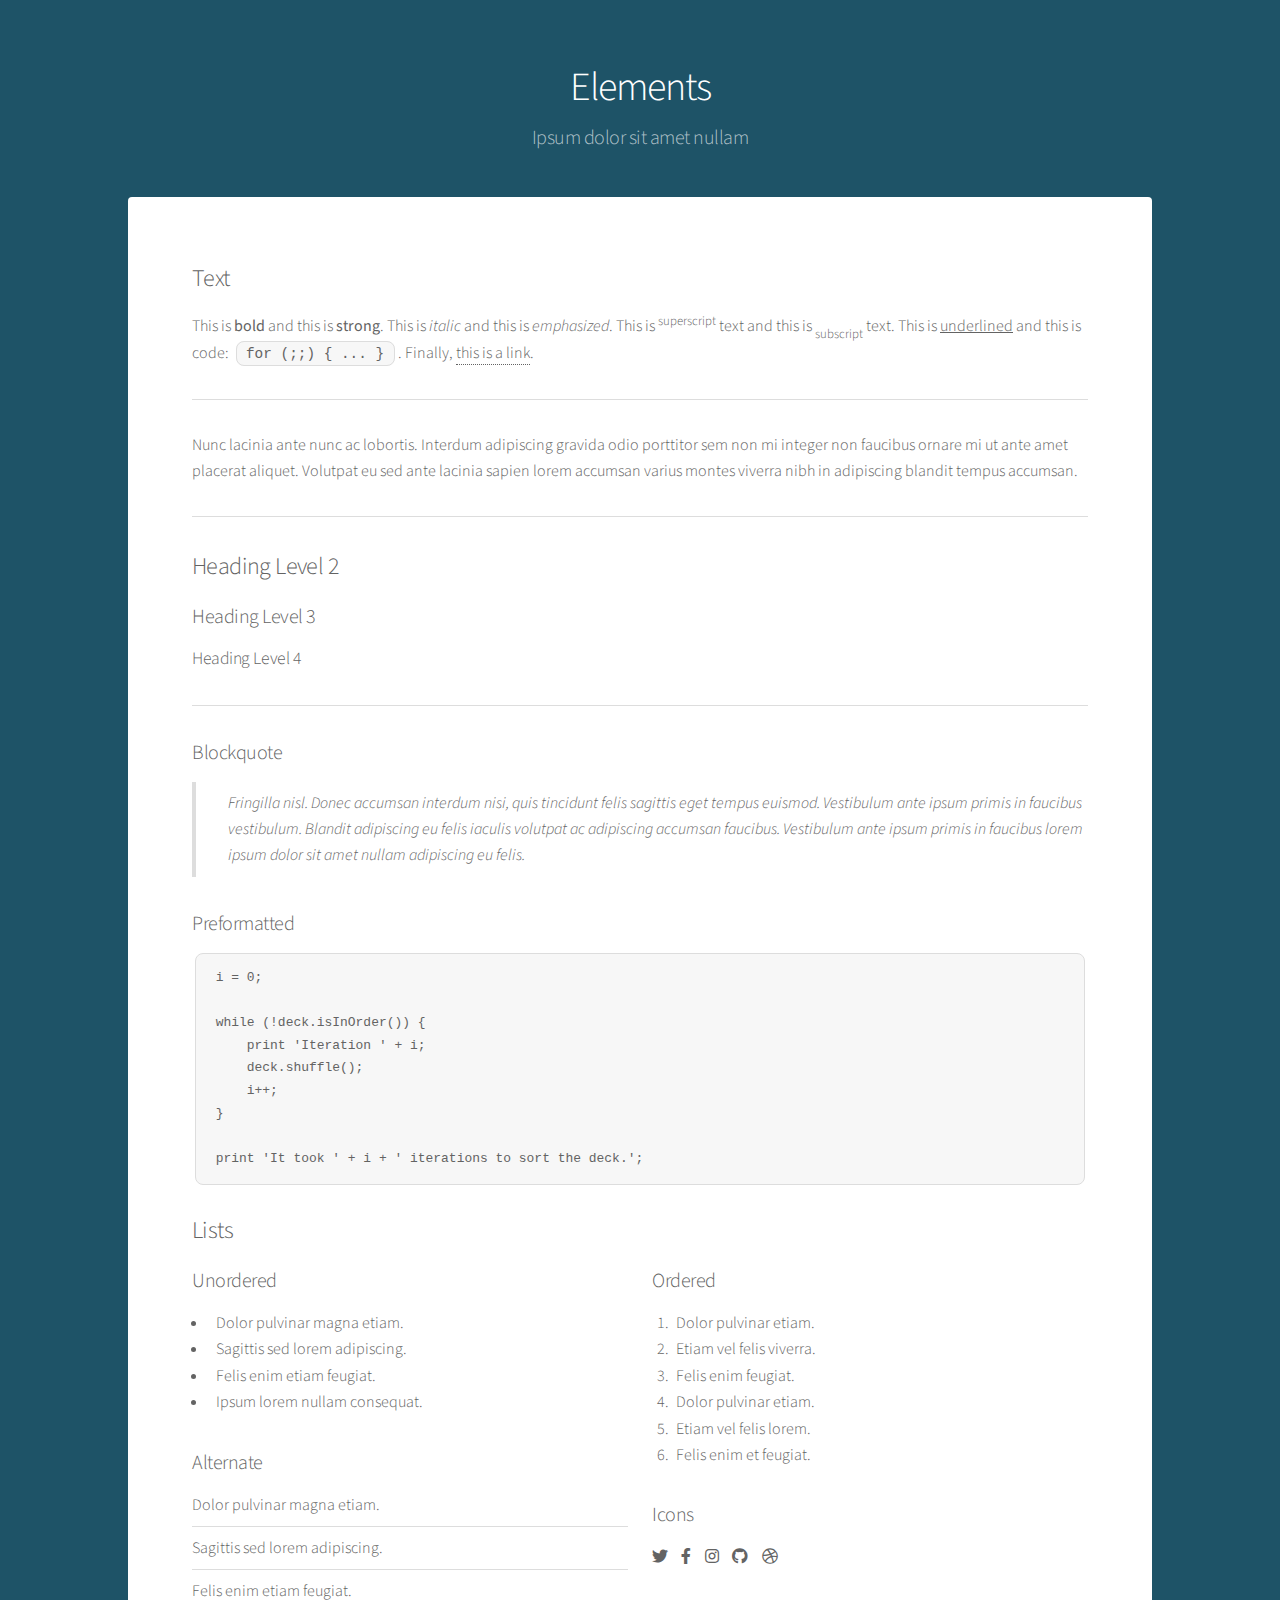
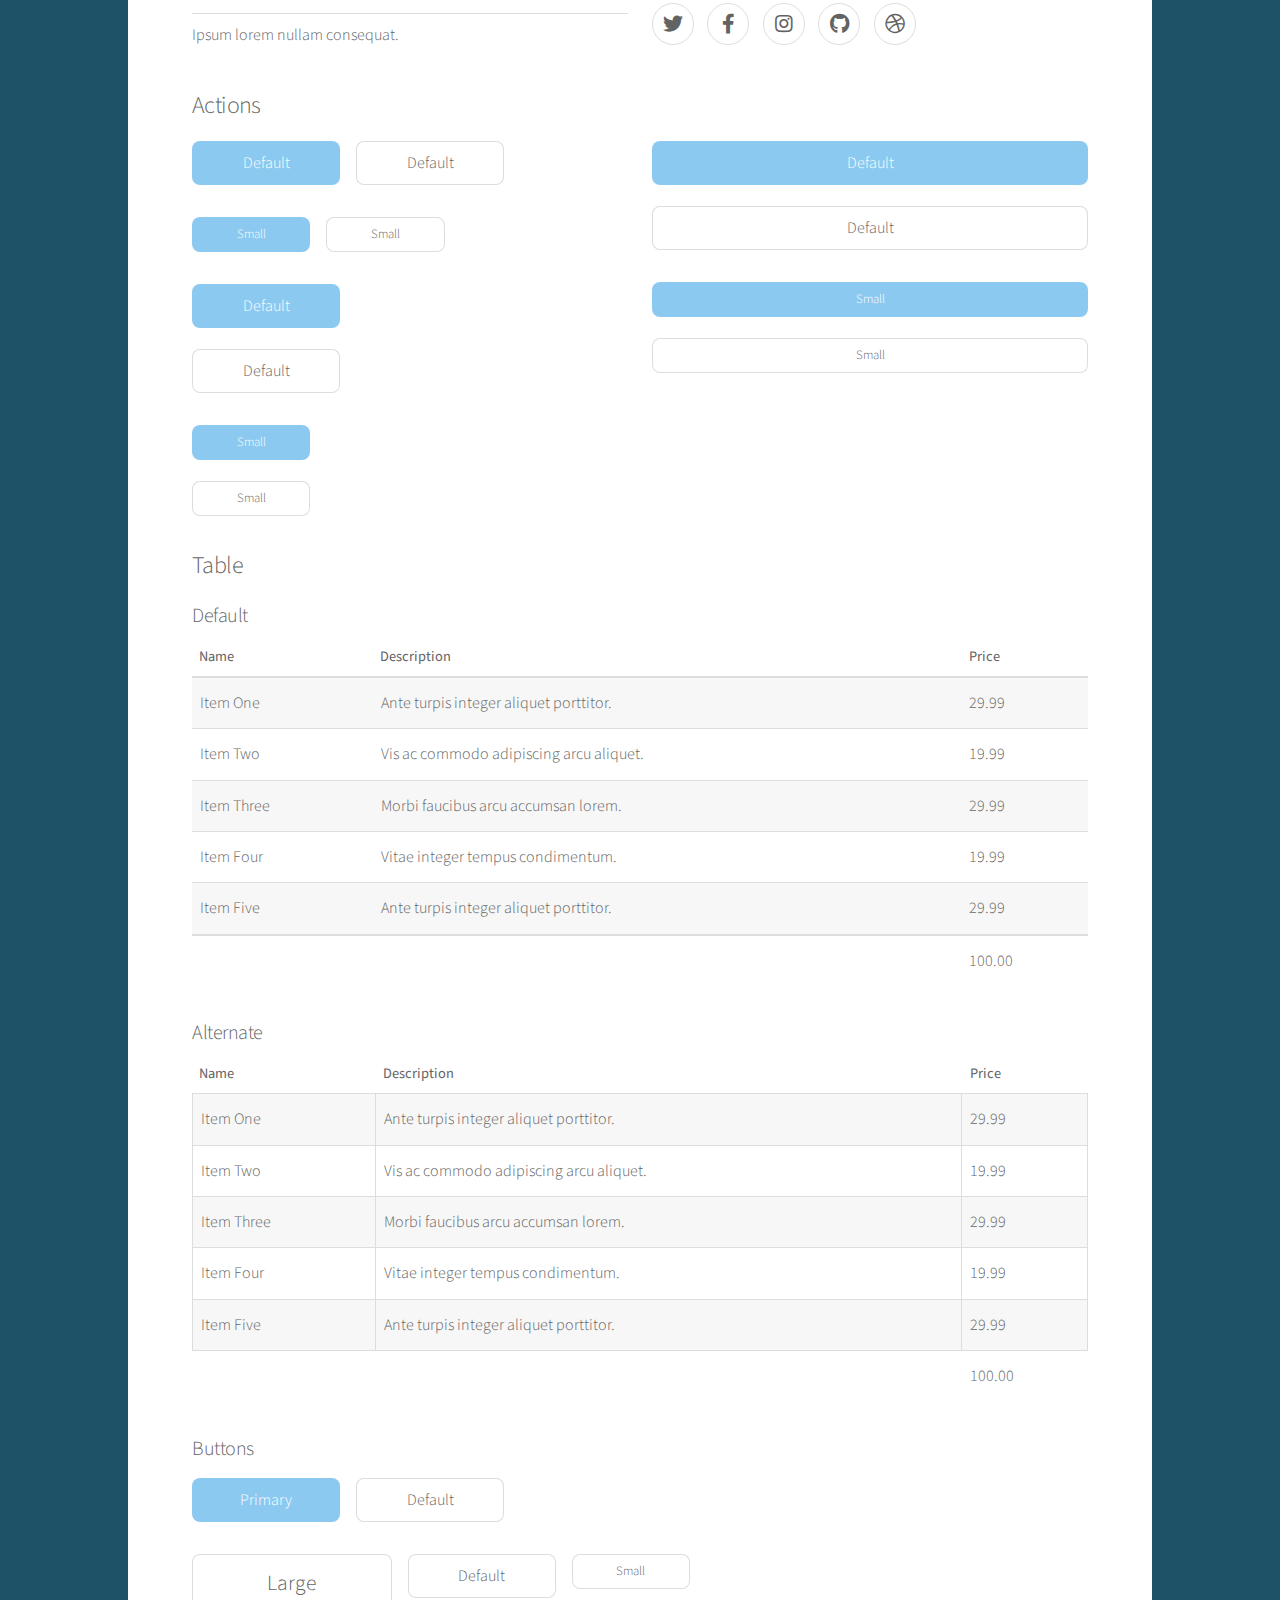
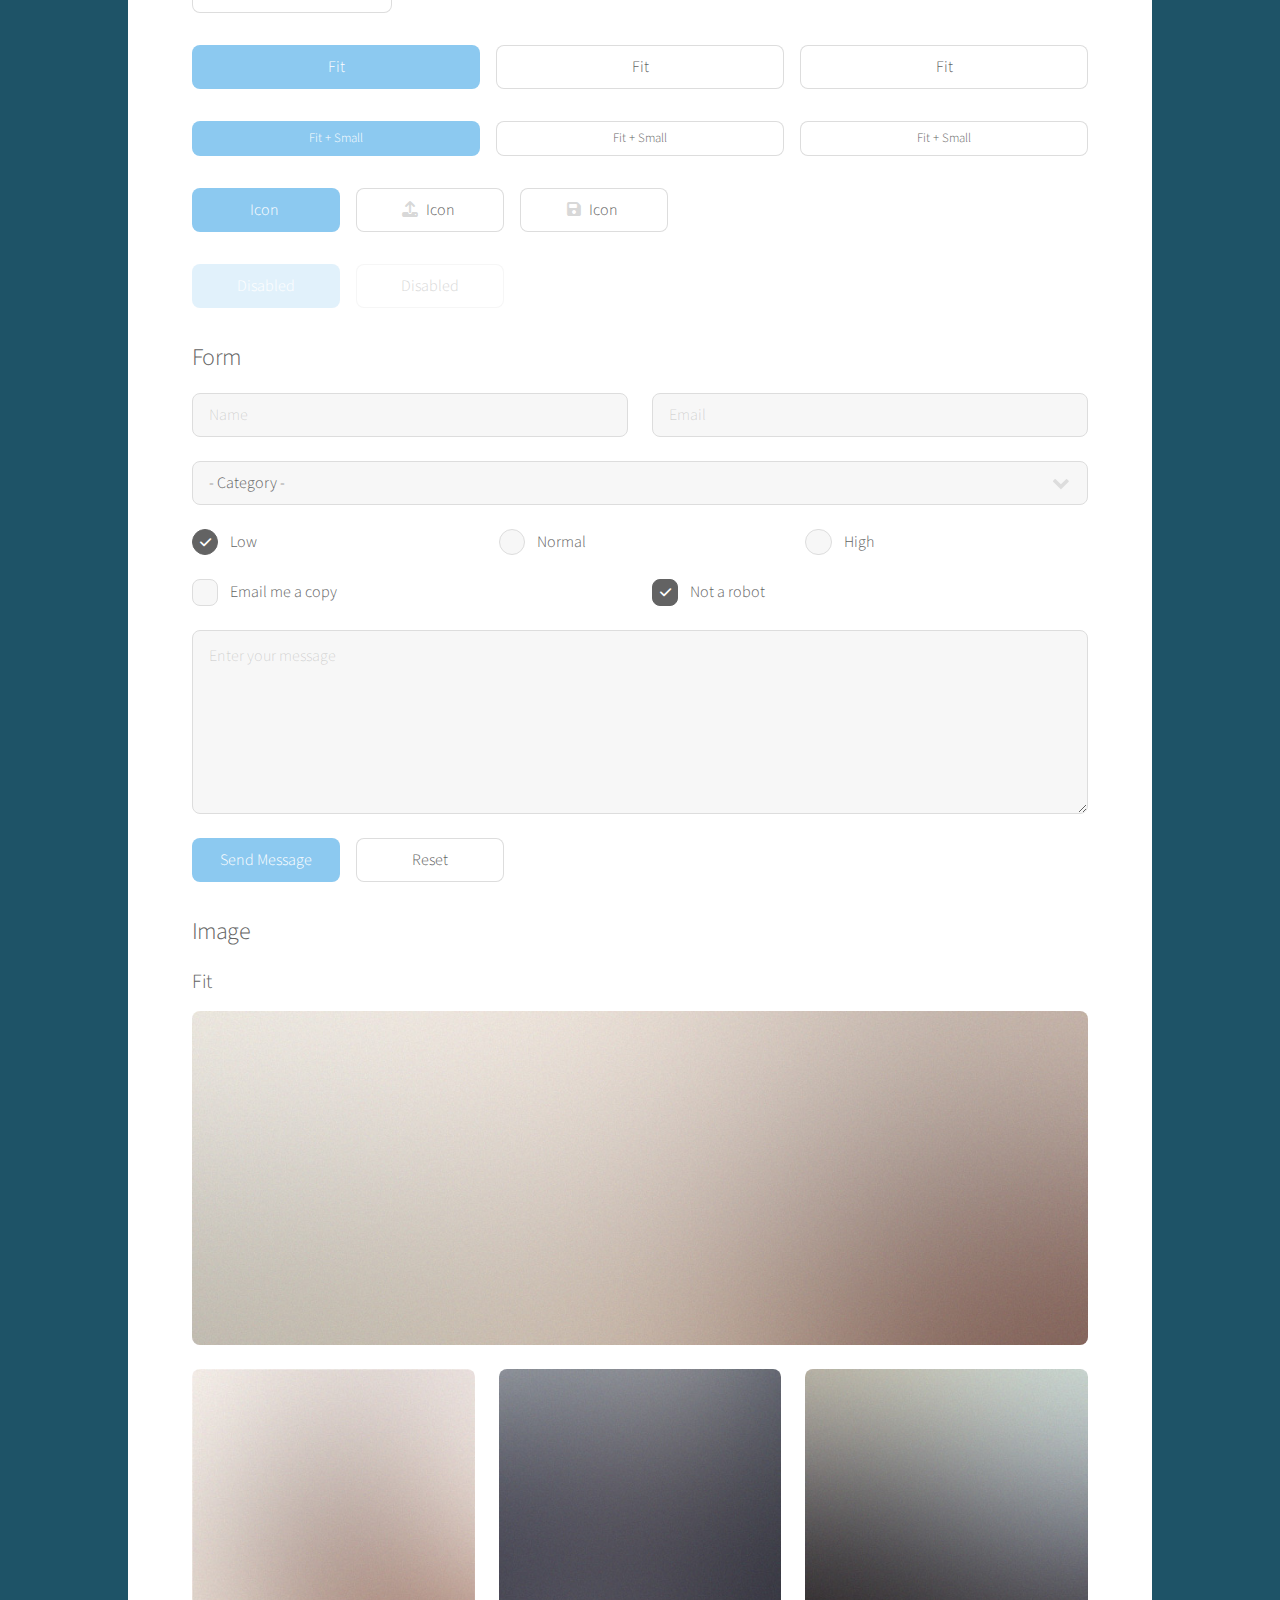
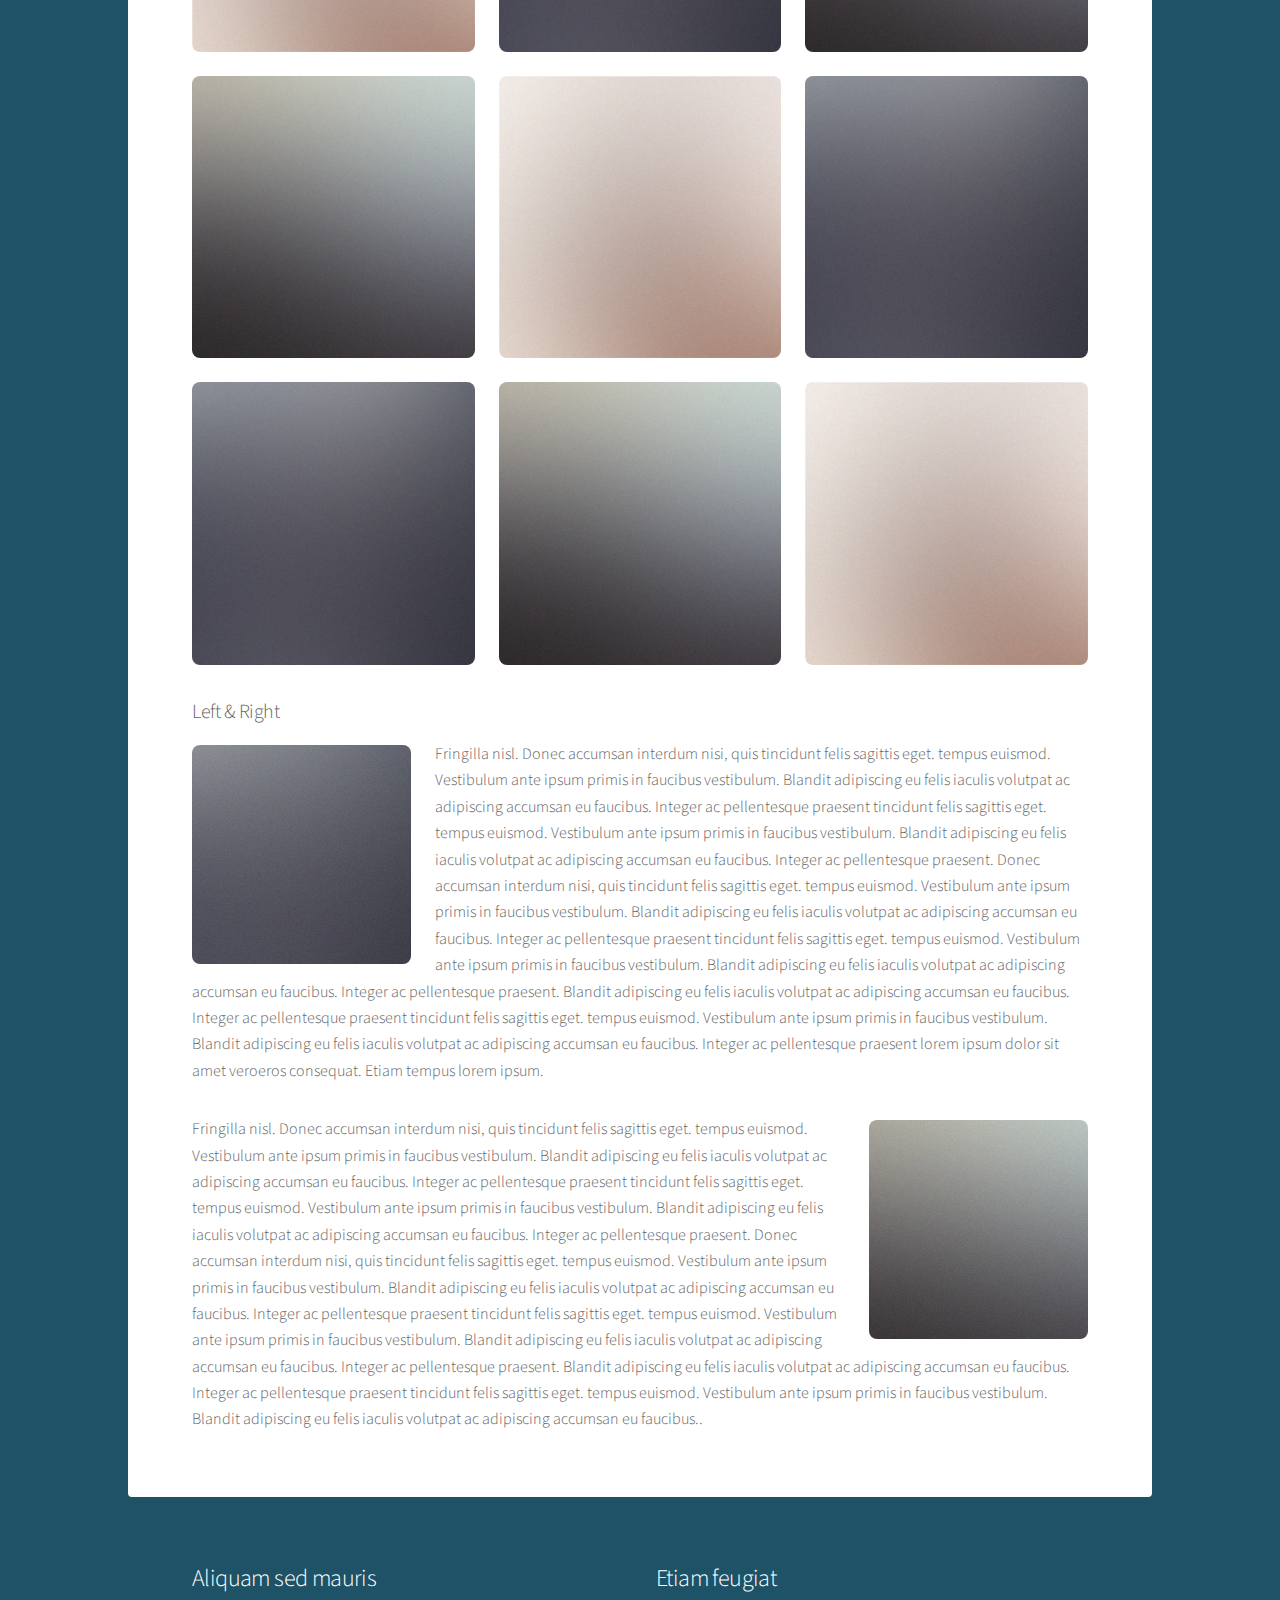
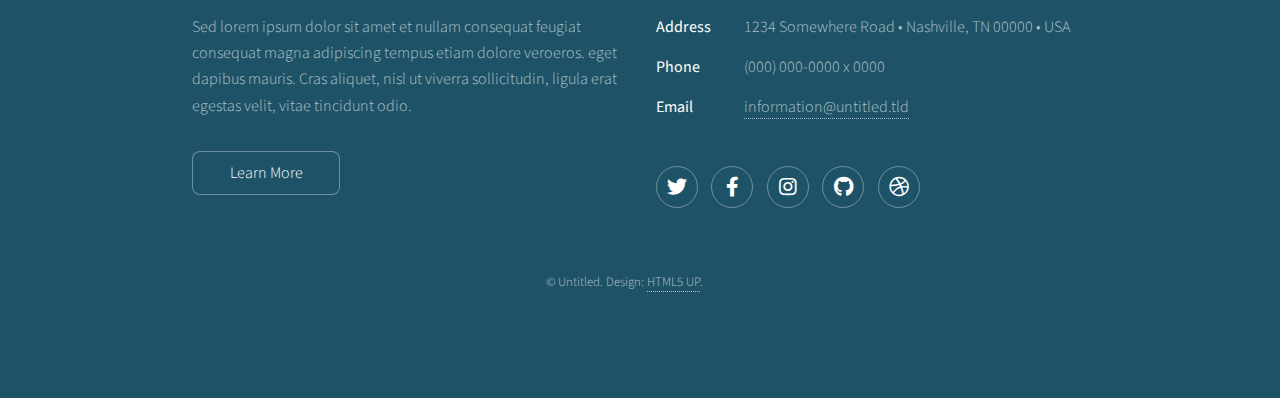
<file: elements.html>
<!DOCTYPE HTML>
<!--
	Stellar by HTML5 UP
	html5up.net | @ajlkn
	Free for personal and commercial use under the CCA 3.0 license (html5up.net/license)
-->
<html>
	<head>
		<title>Elements - Stellar by HTML5 UP</title>
		<meta charset="utf-8" />
		<meta name="viewport" content="width=device-width, initial-scale=1, user-scalable=no" />
		<link rel="stylesheet" href="assets/css/main.css" />
		<noscript><link rel="stylesheet" href="assets/css/noscript.css" /></noscript>
	</head>
	<body class="is-preload">

		<!-- Wrapper -->
			<div id="wrapper">

				<!-- Header -->
					<header id="header">
						<h1>Elements</h1>
						<p>Ipsum dolor sit amet nullam</p>
					</header>

				<!-- Main -->
					<div id="main">

						<!-- Content -->
							<section id="content" class="main">

								<!-- Text -->
									<section>
										<h2>Text</h2>
										<p>This is <b>bold</b> and this is <strong>strong</strong>. This is <i>italic</i> and this is <em>emphasized</em>.
										This is <sup>superscript</sup> text and this is <sub>subscript</sub> text.
										This is <u>underlined</u> and this is code: <code>for (;;) { ... }</code>. Finally, <a href="#">this is a link</a>.</p>
										<hr />
										<p>Nunc lacinia ante nunc ac lobortis. Interdum adipiscing gravida odio porttitor sem non mi integer non faucibus ornare mi ut ante amet placerat aliquet. Volutpat eu sed ante lacinia sapien lorem accumsan varius montes viverra nibh in adipiscing blandit tempus accumsan.</p>
										<hr />
										<h2>Heading Level 2</h2>
										<h3>Heading Level 3</h3>
										<h4>Heading Level 4</h4>
										<hr />
										<h3>Blockquote</h3>
										<blockquote>Fringilla nisl. Donec accumsan interdum nisi, quis tincidunt felis sagittis eget tempus euismod. Vestibulum ante ipsum primis in faucibus vestibulum. Blandit adipiscing eu felis iaculis volutpat ac adipiscing accumsan faucibus. Vestibulum ante ipsum primis in faucibus lorem ipsum dolor sit amet nullam adipiscing eu felis.</blockquote>
										<h3>Preformatted</h3>
										<pre><code>i = 0;

while (!deck.isInOrder()) {
    print 'Iteration ' + i;
    deck.shuffle();
    i++;
}

print 'It took ' + i + ' iterations to sort the deck.';</code></pre>
									</section>

								<!-- Lists -->
									<section>
										<h2>Lists</h2>
										<div class="row">
											<div class="col-6 col-12-medium">
												<h3>Unordered</h3>
												<ul>
													<li>Dolor pulvinar magna etiam.</li>
													<li>Sagittis sed lorem adipiscing.</li>
													<li>Felis enim etiam feugiat.</li>
													<li>Ipsum lorem nullam consequat.</li>
												</ul>
												<h3>Alternate</h3>
												<ul class="alt">
													<li>Dolor pulvinar magna etiam.</li>
													<li>Sagittis sed lorem adipiscing.</li>
													<li>Felis enim etiam feugiat.</li>
													<li>Ipsum lorem nullam consequat.</li>
												</ul>
											</div>
											<div class="col-6 col-12-medium">
												<h3>Ordered</h3>
												<ol>
													<li>Dolor pulvinar etiam.</li>
													<li>Etiam vel felis viverra.</li>
													<li>Felis enim feugiat.</li>
													<li>Dolor pulvinar etiam.</li>
													<li>Etiam vel felis lorem.</li>
													<li>Felis enim et feugiat.</li>
												</ol>
												<h3>Icons</h3>
												<ul class="icons">
													<li><a href="#" class="icon brands fa-twitter"><span class="label">Twitter</span></a></li>
													<li><a href="#" class="icon brands fa-facebook-f"><span class="label">Facebook</span></a></li>
													<li><a href="#" class="icon brands fa-instagram"><span class="label">Instagram</span></a></li>
													<li><a href="#" class="icon brands fa-github"><span class="label">GitHub</span></a></li>
													<li><a href="#" class="icon brands fa-dribbble"><span class="label">Dribbble</span></a></li>
												</ul>
												<ul class="icons">
													<li><a href="#" class="icon brands alt fa-twitter"><span class="label">Twitter</span></a></li>
													<li><a href="#" class="icon brands alt fa-facebook-f"><span class="label">Facebook</span></a></li>
													<li><a href="#" class="icon brands alt fa-instagram"><span class="label">Instagram</span></a></li>
													<li><a href="#" class="icon brands alt fa-github"><span class="label">GitHub</span></a></li>
													<li><a href="#" class="icon brands alt fa-dribbble"><span class="label">Dribbble</span></a></li>
												</ul>
											</div>
										</div>
										<h2>Actions</h2>
										<div class="row">
											<div class="col-6 col-12-medium">
												<ul class="actions">
													<li><a href="#" class="button primary">Default</a></li>
													<li><a href="#" class="button">Default</a></li>
												</ul>
												<ul class="actions small">
													<li><a href="#" class="button primary small">Small</a></li>
													<li><a href="#" class="button small">Small</a></li>
												</ul>
												<ul class="actions stacked">
													<li><a href="#" class="button primary">Default</a></li>
													<li><a href="#" class="button">Default</a></li>
												</ul>
												<ul class="actions stacked">
													<li><a href="#" class="button primary small">Small</a></li>
													<li><a href="#" class="button small">Small</a></li>
												</ul>
											</div>
											<div class="col-6 col-12-medium">
												<ul class="actions stacked">
													<li><a href="#" class="button primary fit">Default</a></li>
													<li><a href="#" class="button fit">Default</a></li>
												</ul>
												<ul class="actions stacked">
													<li><a href="#" class="button primary small fit">Small</a></li>
													<li><a href="#" class="button small fit">Small</a></li>
												</ul>
											</div>
										</div>
									</section>

								<!-- Table -->
									<section>
										<h2>Table</h2>
										<h3>Default</h3>
										<div class="table-wrapper">
											<table>
												<thead>
													<tr>
														<th>Name</th>
														<th>Description</th>
														<th>Price</th>
													</tr>
												</thead>
												<tbody>
													<tr>
														<td>Item One</td>
														<td>Ante turpis integer aliquet porttitor.</td>
														<td>29.99</td>
													</tr>
													<tr>
														<td>Item Two</td>
														<td>Vis ac commodo adipiscing arcu aliquet.</td>
														<td>19.99</td>
													</tr>
													<tr>
														<td>Item Three</td>
														<td> Morbi faucibus arcu accumsan lorem.</td>
														<td>29.99</td>
													</tr>
													<tr>
														<td>Item Four</td>
														<td>Vitae integer tempus condimentum.</td>
														<td>19.99</td>
													</tr>
													<tr>
														<td>Item Five</td>
														<td>Ante turpis integer aliquet porttitor.</td>
														<td>29.99</td>
													</tr>
												</tbody>
												<tfoot>
													<tr>
														<td colspan="2"></td>
														<td>100.00</td>
													</tr>
												</tfoot>
											</table>
										</div>

										<h3>Alternate</h3>
										<div class="table-wrapper">
											<table class="alt">
												<thead>
													<tr>
														<th>Name</th>
														<th>Description</th>
														<th>Price</th>
													</tr>
												</thead>
												<tbody>
													<tr>
														<td>Item One</td>
														<td>Ante turpis integer aliquet porttitor.</td>
														<td>29.99</td>
													</tr>
													<tr>
														<td>Item Two</td>
														<td>Vis ac commodo adipiscing arcu aliquet.</td>
														<td>19.99</td>
													</tr>
													<tr>
														<td>Item Three</td>
														<td> Morbi faucibus arcu accumsan lorem.</td>
														<td>29.99</td>
													</tr>
													<tr>
														<td>Item Four</td>
														<td>Vitae integer tempus condimentum.</td>
														<td>19.99</td>
													</tr>
													<tr>
														<td>Item Five</td>
														<td>Ante turpis integer aliquet porttitor.</td>
														<td>29.99</td>
													</tr>
												</tbody>
												<tfoot>
													<tr>
														<td colspan="2"></td>
														<td>100.00</td>
													</tr>
												</tfoot>
											</table>
										</div>
									</section>

								<!-- Buttons -->
									<section>
										<h3>Buttons</h3>
										<ul class="actions">
											<li><a href="#" class="button primary">Primary</a></li>
											<li><a href="#" class="button">Default</a></li>
										</ul>
										<ul class="actions">
											<li><a href="#" class="button large">Large</a></li>
											<li><a href="#" class="button">Default</a></li>
											<li><a href="#" class="button small">Small</a></li>
										</ul>
										<ul class="actions fit">
											<li><a href="#" class="button primary fit">Fit</a></li>
											<li><a href="#" class="button fit">Fit</a></li>
											<li><a href="#" class="button fit">Fit</a></li>
										</ul>
										<ul class="actions fit small">
											<li><a href="#" class="button primary fit small">Fit + Small</a></li>
											<li><a href="#" class="button fit small">Fit + Small</a></li>
											<li><a href="#" class="button fit small">Fit + Small</a></li>
										</ul>
										<ul class="actions">
											<li><a href="#" class="button primary icon solidfa-download">Icon</a></li>
											<li><a href="#" class="button icon solid fa-upload">Icon</a></li>
											<li><a href="#" class="button icon solid fa-save">Icon</a></li>
										</ul>
										<ul class="actions">
											<li><span class="button primary disabled">Disabled</span></li>
											<li><span class="button disabled">Disabled</span></li>
										</ul>
									</section>

								<!-- Form -->
									<section>
										<h2>Form</h2>
										<form method="post" action="#">
											<div class="row gtr-uniform">
												<div class="col-6 col-12-xsmall">
													<input type="text" name="demo-name" id="demo-name" value="" placeholder="Name" />
												</div>
												<div class="col-6 col-12-xsmall">
													<input type="email" name="demo-email" id="demo-email" value="" placeholder="Email" />
												</div>
												<div class="col-12">
													<select name="demo-category" id="demo-category">
														<option value="">- Category -</option>
														<option value="1">Manufacturing</option>
														<option value="1">Shipping</option>
														<option value="1">Administration</option>
														<option value="1">Human Resources</option>
													</select>
												</div>
												<div class="col-4 col-12-small">
													<input type="radio" id="demo-priority-low" name="demo-priority" checked>
													<label for="demo-priority-low">Low</label>
												</div>
												<div class="col-4 col-12-small">
													<input type="radio" id="demo-priority-normal" name="demo-priority">
													<label for="demo-priority-normal">Normal</label>
												</div>
												<div class="col-4 col-12-small">
													<input type="radio" id="demo-priority-high" name="demo-priority">
													<label for="demo-priority-high">High</label>
												</div>
												<div class="col-6 col-12-small">
													<input type="checkbox" id="demo-copy" name="demo-copy">
													<label for="demo-copy">Email me a copy</label>
												</div>
												<div class="col-6 col-12-small">
													<input type="checkbox" id="demo-human" name="demo-human" checked>
													<label for="demo-human">Not a robot</label>
												</div>
												<div class="col-12">
													<textarea name="demo-message" id="demo-message" placeholder="Enter your message" rows="6"></textarea>
												</div>
												<div class="col-12">
													<ul class="actions">
														<li><input type="submit" value="Send Message" class="primary" /></li>
														<li><input type="reset" value="Reset" /></li>
													</ul>
												</div>
											</div>
										</form>
									</section>

								<!-- Image -->
									<section>
										<h2>Image</h2>
										<h3>Fit</h3>
										<div class="box alt">
											<div class="row gtr-uniform">
												<div class="col-12"><span class="image fit"><img src="images/pic04.jpg" alt="" /></span></div>
												<div class="col-4"><span class="image fit"><img src="images/pic01.jpg" alt="" /></span></div>
												<div class="col-4"><span class="image fit"><img src="images/pic02.jpg" alt="" /></span></div>
												<div class="col-4"><span class="image fit"><img src="images/pic03.jpg" alt="" /></span></div>
												<div class="col-4"><span class="image fit"><img src="images/pic03.jpg" alt="" /></span></div>
												<div class="col-4"><span class="image fit"><img src="images/pic01.jpg" alt="" /></span></div>
												<div class="col-4"><span class="image fit"><img src="images/pic02.jpg" alt="" /></span></div>
												<div class="col-4"><span class="image fit"><img src="images/pic02.jpg" alt="" /></span></div>
												<div class="col-4"><span class="image fit"><img src="images/pic03.jpg" alt="" /></span></div>
												<div class="col-4"><span class="image fit"><img src="images/pic01.jpg" alt="" /></span></div>
											</div>
										</div>
										<h3>Left &amp; Right</h3>
										<p><span class="image left"><img src="images/pic05.jpg" alt="" /></span>Fringilla nisl. Donec accumsan interdum nisi, quis tincidunt felis sagittis eget. tempus euismod. Vestibulum ante ipsum primis in faucibus vestibulum. Blandit adipiscing eu felis iaculis volutpat ac adipiscing accumsan eu faucibus. Integer ac pellentesque praesent tincidunt felis sagittis eget. tempus euismod. Vestibulum ante ipsum primis in faucibus vestibulum. Blandit adipiscing eu felis iaculis volutpat ac adipiscing accumsan eu faucibus. Integer ac pellentesque praesent. Donec accumsan interdum nisi, quis tincidunt felis sagittis eget. tempus euismod. Vestibulum ante ipsum primis in faucibus vestibulum. Blandit adipiscing eu felis iaculis volutpat ac adipiscing accumsan eu faucibus. Integer ac pellentesque praesent tincidunt felis sagittis eget. tempus euismod. Vestibulum ante ipsum primis in faucibus vestibulum. Blandit adipiscing eu felis iaculis volutpat ac adipiscing accumsan eu faucibus. Integer ac pellentesque praesent. Blandit adipiscing eu felis iaculis volutpat ac adipiscing accumsan eu faucibus. Integer ac pellentesque praesent tincidunt felis sagittis eget. tempus euismod. Vestibulum ante ipsum primis in faucibus vestibulum. Blandit adipiscing eu felis iaculis volutpat ac adipiscing accumsan eu faucibus. Integer ac pellentesque praesent lorem ipsum dolor sit amet veroeros consequat. Etiam tempus lorem ipsum.</p>
										<p><span class="image right"><img src="images/pic06.jpg" alt="" /></span>Fringilla nisl. Donec accumsan interdum nisi, quis tincidunt felis sagittis eget. tempus euismod. Vestibulum ante ipsum primis in faucibus vestibulum. Blandit adipiscing eu felis iaculis volutpat ac adipiscing accumsan eu faucibus. Integer ac pellentesque praesent tincidunt felis sagittis eget. tempus euismod. Vestibulum ante ipsum primis in faucibus vestibulum. Blandit adipiscing eu felis iaculis volutpat ac adipiscing accumsan eu faucibus. Integer ac pellentesque praesent. Donec accumsan interdum nisi, quis tincidunt felis sagittis eget. tempus euismod. Vestibulum ante ipsum primis in faucibus vestibulum. Blandit adipiscing eu felis iaculis volutpat ac adipiscing accumsan eu faucibus. Integer ac pellentesque praesent tincidunt felis sagittis eget. tempus euismod. Vestibulum ante ipsum primis in faucibus vestibulum. Blandit adipiscing eu felis iaculis volutpat ac adipiscing accumsan eu faucibus. Integer ac pellentesque praesent. Blandit adipiscing eu felis iaculis volutpat ac adipiscing accumsan eu faucibus. Integer ac pellentesque praesent tincidunt felis sagittis eget. tempus euismod. Vestibulum ante ipsum primis in faucibus vestibulum. Blandit adipiscing eu felis iaculis volutpat ac adipiscing accumsan eu faucibus..</p>
									</section>

							</section>

					</div>

				<!-- Footer -->
					<footer id="footer">
						<section>
							<h2>Aliquam sed mauris</h2>
							<p>Sed lorem ipsum dolor sit amet et nullam consequat feugiat consequat magna adipiscing tempus etiam dolore veroeros. eget dapibus mauris. Cras aliquet, nisl ut viverra sollicitudin, ligula erat egestas velit, vitae tincidunt odio.</p>
							<ul class="actions">
								<li><a href="#" class="button">Learn More</a></li>
							</ul>
						</section>
						<section>
							<h2>Etiam feugiat</h2>
							<dl class="alt">
								<dt>Address</dt>
								<dd>1234 Somewhere Road &bull; Nashville, TN 00000 &bull; USA</dd>
								<dt>Phone</dt>
								<dd>(000) 000-0000 x 0000</dd>
								<dt>Email</dt>
								<dd><a href="#">information@untitled.tld</a></dd>
							</dl>
							<ul class="icons">
								<li><a href="#" class="icon brands fa-twitter alt"><span class="label">Twitter</span></a></li>
								<li><a href="#" class="icon brands fa-facebook-f alt"><span class="label">Facebook</span></a></li>
								<li><a href="#" class="icon brands fa-instagram alt"><span class="label">Instagram</span></a></li>
								<li><a href="#" class="icon brands fa-github alt"><span class="label">GitHub</span></a></li>
								<li><a href="#" class="icon brands fa-dribbble alt"><span class="label">Dribbble</span></a></li>
							</ul>
						</section>
						<p class="copyright">&copy; Untitled. Design: <a href="https://html5up.net">HTML5 UP</a>.</p>
					</footer>

			</div>

		<!-- Scripts -->
			<script src="assets/js/jquery.min.js"></script>
			<script src="assets/js/jquery.scrollex.min.js"></script>
			<script src="assets/js/jquery.scrolly.min.js"></script>
			<script src="assets/js/browser.min.js"></script>
			<script src="assets/js/breakpoints.min.js"></script>
			<script src="assets/js/util.js"></script>
			<script src="assets/js/main.js"></script>

	</body>
</html>
</file>
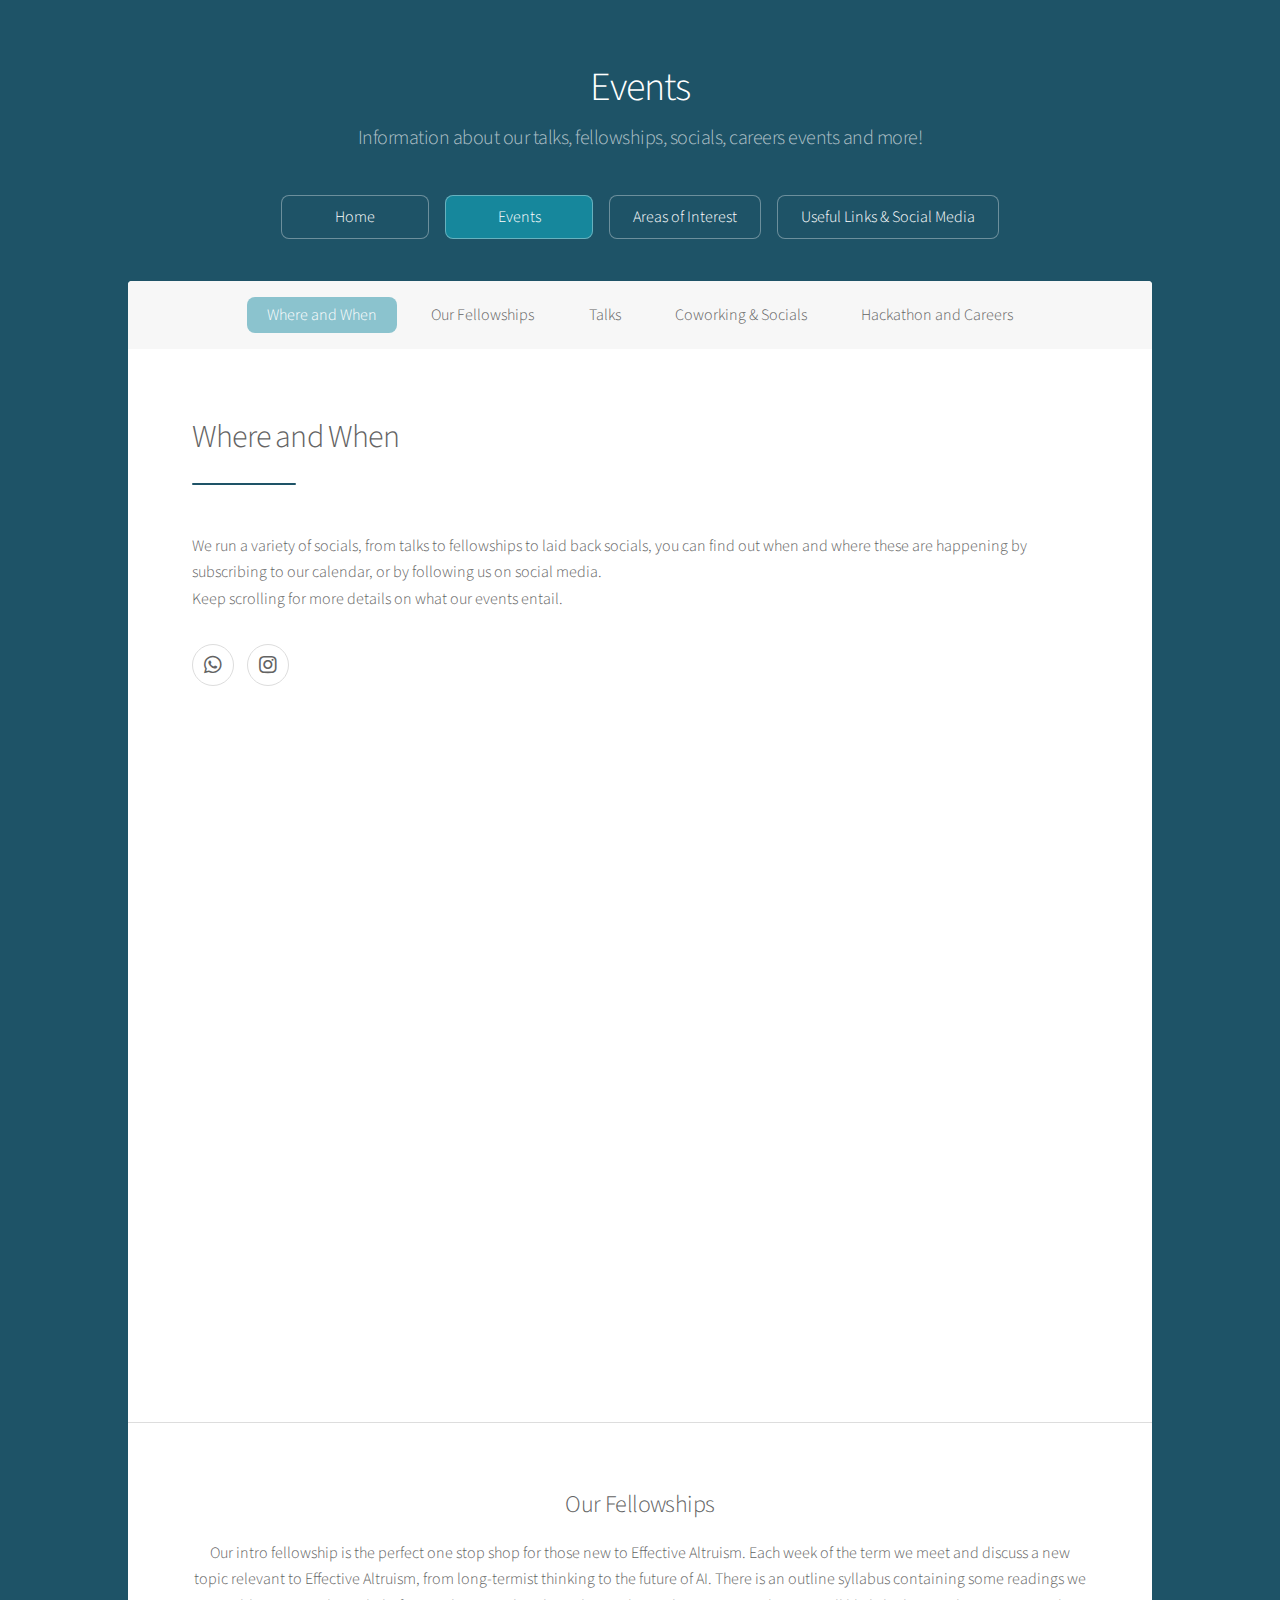
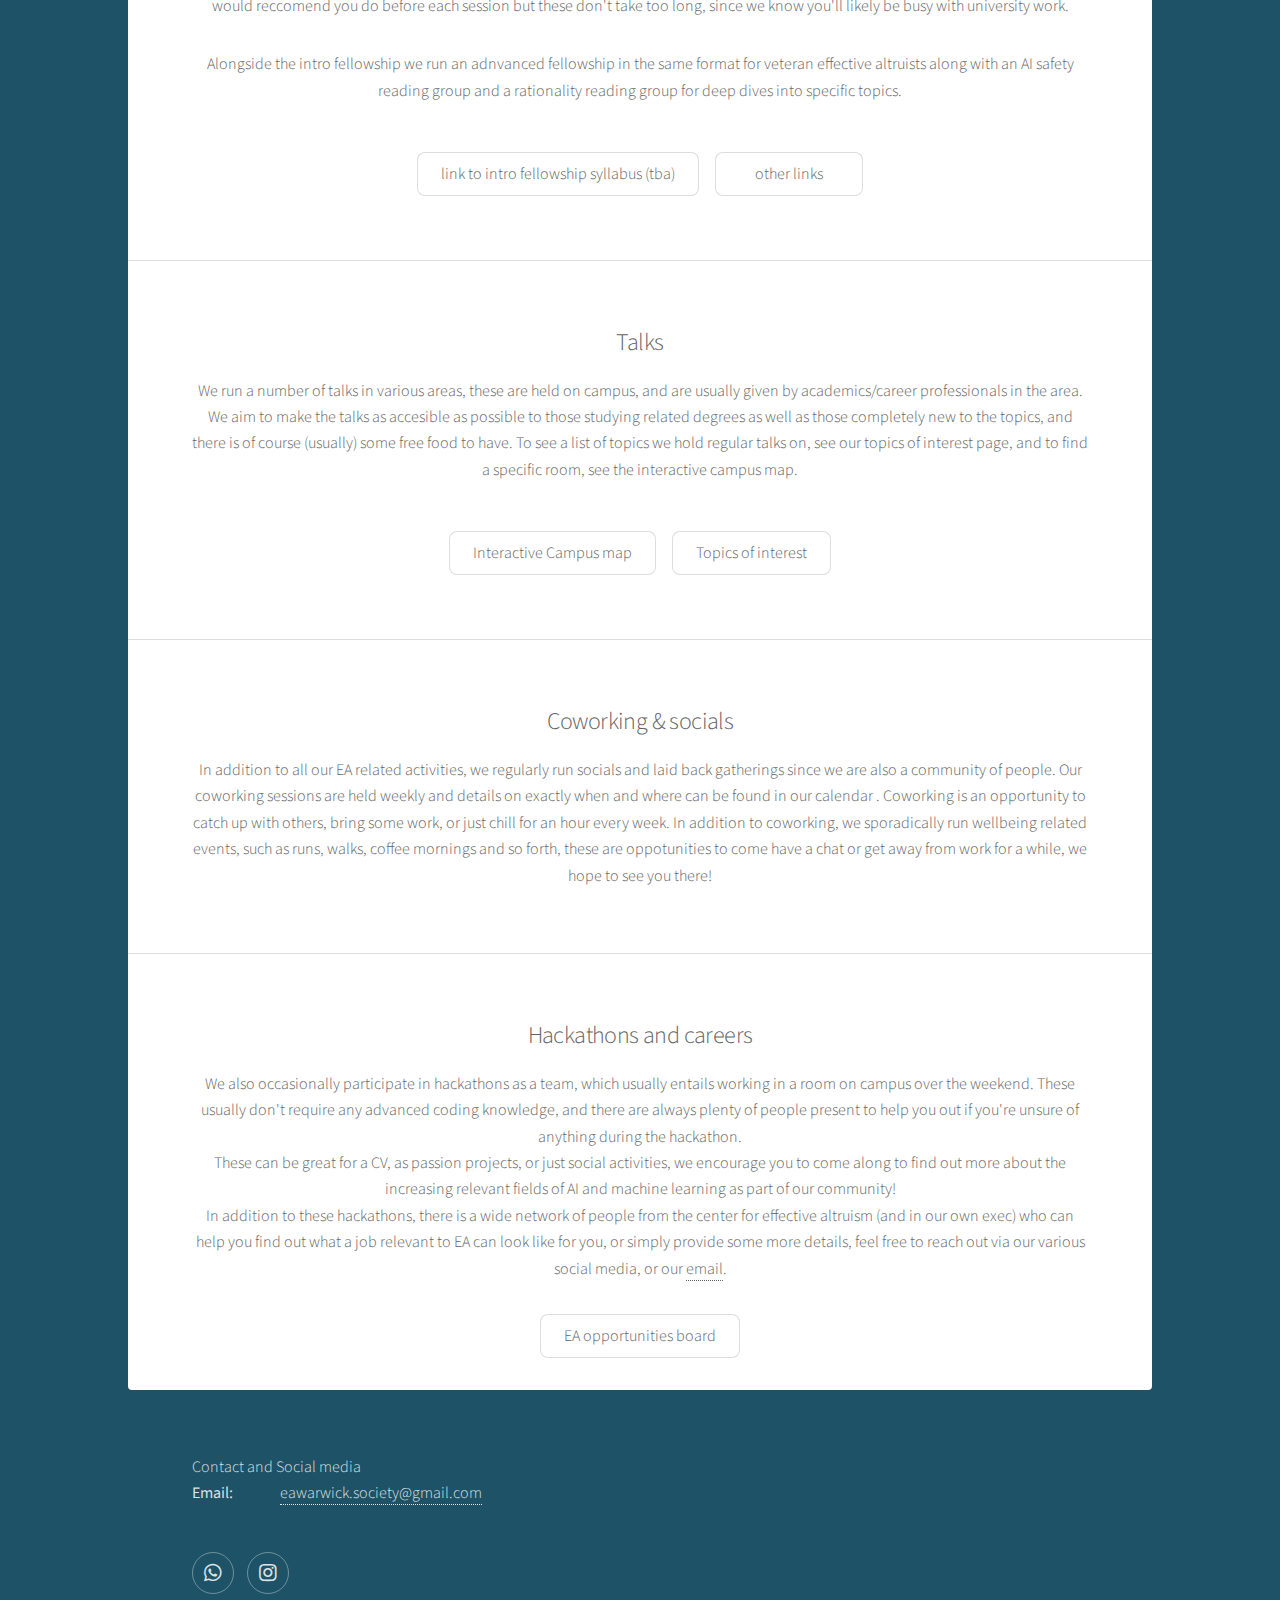
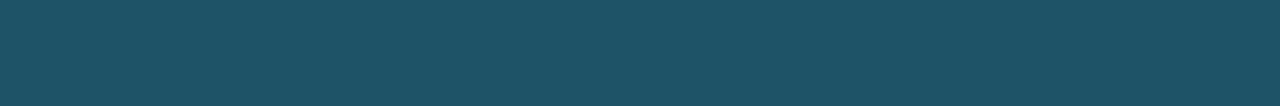
<file: Events.html>
<!DOCTYPE HTML>
<!--
	Stellar by HTML5 UP
	html5up.net | @ajlkn
	Free for personal and commercial use under the CCA 3.0 license (html5up.net/license)
-->
<html>
	<head>
		<!-- Google tag (gtag.js) -->
		<script async src="https://www.googletagmanager.com/gtag/js?id=G-LKWYTKW8Q1"></script>
		<script>
		window.dataLayer = window.dataLayer || [];
		function gtag(){dataLayer.push(arguments);}
		gtag('js', new Date());

		gtag('config', 'G-LKWYTKW8Q1');
		</script>
		<title>EA-Warwick Events</title>
		<meta charset="utf-8" />
		<meta name="viewport" content="width=device-width, initial-scale=1, user-scalable=no" />
		<link rel="stylesheet" href="assets/css/main.css" />
		<link rel="icon" type="image/x-icon" href="images/favicon.ico">
		<noscript><link rel="stylesheet" href="assets/css/noscript.css" /></noscript>
	</head>
	<body class="is-preload">

		<!-- Wrapper -->
			<div id="wrapper">

				<!-- Header -->
					<header id="header" >
						<h1 style="color: #ffffff;">Events</h1>
						<p>
							Information about our talks, fellowships, socials, careers events and more!
							
							<ul class="actions special">
								<li>
									<a href="index.html" class="button fit">Home</a>
								</li>
								<li>
									<a href="Events.html" class="active button fit">Events</a>
								</li>
								<li>
									<a href="Interests.html" class="button fit">Areas of Interest</a>
								</li>
								<li>
									<a href="Links.html" class="button fit">Useful Links & Social Media</a>
								</li>
							</ul>
						</p>
					</header>
				<!--nav-->
					<nav id="nav">
						<ul>
							<li><a href="#whereandwhen" class="active">Where and When</a></li>
							<li><a href="#fellowships">Our Fellowships</a></li>
							<li><a href="#talks">Talks</a></li>
							<li><a href="#coworking">Coworking & Socials</a></li>
							<li><a href="#hackathon">Hackathon and Careers</a></li>
						</ul>
					</nav>
				<!-- Main -->
					<div id="main">

						<!-- Content -->
							
						
							<section id="whereandwhen" class="main">	
								<div >
									<div class="content">
										<header class="major">
											<h2>Where and When</h2>
										</header>
										<p>We run a variety of socials, from talks to fellowships to laid back socials, you can find out when and where these are happening by subscribing to our calendar, or by following us on social media. <br> Keep scrolling for more details on what our events entail.</p>
										<ul class="icons">
											<li><a href="https://chat.whatsapp.com/HmYewIpP2HMBc3dS2g75o2" class="icon brands fa-whatsapp alt"><span class="label">Whatsapp</span></a></li>
											<li><a href="https://www.instagram.com/ea_warwick/" class="icon brands fa-instagram alt"><span class="label">Instagram</span></a></li>
										</ul>
									</div>
									<div class="responsive-iframe-container"><iframe src="https://calendar.google.com/calendar/embed?height=600&wkst=2&ctz=Europe%2FLondon&showPrint=0&mode=AGENDA&showNav=0&showTitle=0&hl=en_GB&src=ZWIyZDg0Njk4ZTg5MzA4NmM2N2VkNGJhMWZkOTU2NDIxODVjZjYzMDdkZmZiYTUzYjhlYzQzZmY2OGMxYzYwZEBncm91cC5jYWxlbmRhci5nb29nbGUuY29t&color=%237cb342" style="border-width:0" width="800" height="600" frameborder="0" scrolling="yes"></iframe></div>
								</div>
							</section>

							<section id="fellowships" class="main special">
								<h2>Our Fellowships</h2>
								<p>Our intro fellowship is the perfect one stop shop for those new to Effective Altruism. Each week of the term we meet and discuss a new topic relevant to Effective Altruism, from long-termist thinking to the future of AI. There is an outline syllabus containing some readings we would reccomend you do before each session but these don't take too long, since we know you'll likely be busy with university work.</p>
								<p>Alongside the intro fellowship we run an adnvanced fellowship in the same format for veteran effective altruists along with an AI safety reading group and a rationality reading group for deep dives into specific topics.</p>
								<footer class="major">
									<ul class="actions special">
										<li><a href="generic.html" class="button">link to intro fellowship syllabus (tba)</a></li>
										<li><a href="generic.html" class="button">other links</a> </li>
									</ul>
								</footer>
							</section>
							<section id="talks" class="main special">
								<h2>Talks</h2>
								<p>We run a number of talks in various areas, these are held on campus, and are usually given by academics/career professionals in the area. We aim to make the talks as accesible as possible to those studying related degrees as well as those completely new to the topics, and there is of course (usually) some free food to have.
								To see a list of topics we hold regular talks on, see our topics of interest page, and to find a specific room, see the interactive campus map. 
								</p>
								<footer class="major">
								 	<ul class="actions special">
										<li><a href="https://warwick.ac.uk/about/campus-journey/interactive-map/" class="button" target="_blank">Interactive Campus map</a></li>
										<li><a href="Interests.html" class="button">Topics of interest</a> </li>
									</ul>
								</footer>
							</section>
							<section id="coworking" class="main special">
								<h2>Coworking & socials</h2>
								<p>In addition to all our EA related activities, we regularly run socials and laid back gatherings since we are also a community of people. Our coworking sessions are held weekly and details on exactly when and where can be found in our calendar
									. Coworking is an opportunity to catch up with others, bring some work, or just chill for an hour every week. In addition to coworking, we sporadically run wellbeing related events, such as runs, walks, coffee mornings and so forth, these are oppotunities to 
									come have a chat or get away from work for a while, we hope to see you there!
								</p>
							</section>
							<section id="hackathon" class="main special">
								<h2>Hackathons and careers</h2>
								<p> We also occasionally participate in hackathons as a team, which usually entails working in a room on campus over the weekend. These usually don't require any advanced coding knowledge, and there are always plenty of people present to help you out if you're unsure of anything during the hackathon. 
									<br>
									These can be great for a CV, as passion projects, or just social activities, we encourage you to come along to find out more about the increasing relevant fields of AI and machine learning as part of our community!<br>
									In addition to these hackathons, there is a wide network of people from the center for effective altruism (and in our own exec) who can help you find out what a job relevant to EA can look like for you, or simply provide some more details, feel free to reach out via our various social media, or our 
									<a href="mailto:eawarick.society@gmail.com">email</a>.
								</p>
								<div >
									<a href="https://ea-internships.pory.app/board" class="button">EA opportunities board</a>
								</div>
							</section>
							
					</div>

				<!-- Footer -->
					<footer id="footer">
						<section>
							<h2, style="color: rgba(255, 255, 255, 0.85);">Contact and Social media</h2>
							<dl class="alt">
								<dt style="color: rgba(255, 255, 255, 0.85)">Email:</dt>
								<dd><a href="eawarwick.society@gmail.com">eawarwick.society@gmail.com</a></dd>
							</dl>
							<ul class="icons">
								<!-- <li><a href="#" class="icon brands fa-facebook-f alt" style="color: rgba(255, 255, 255, 0.65);"><span class="label">Facebook</span></a></li> -->
								<li><a href="https://chat.whatsapp.com/HmYewIpP2HMBc3dS2g75o2" class="icon brands fa-whatsapp alt" style="color: rgba(255, 255, 255, 0.85);"><span class="label">Whatsapp</span></a></li>
								<li><a href="https://www.instagram.com/ea_warwick/" class="icon brands fa-instagram alt" target="_blank" style="color: rgba(255, 255, 255, 0.85);"><span class="label">Instagram</span></a></li>
							</ul>
						</section>
					</footer>

			</div>
			
		<!-- Scripts -->
			<script src="assets/js/jquery.min.js"></script>
			<script src="assets/js/jquery.scrollex.min.js"></script>
			<script src="assets/js/jquery.scrolly.min.js"></script>
			<script src="assets/js/browser.min.js"></script>
			<script src="assets/js/breakpoints.min.js"></script>
			<script src="assets/js/util.js"></script>
			<script src="assets/js/main.js"></script>

	</body>
</html>
</file>
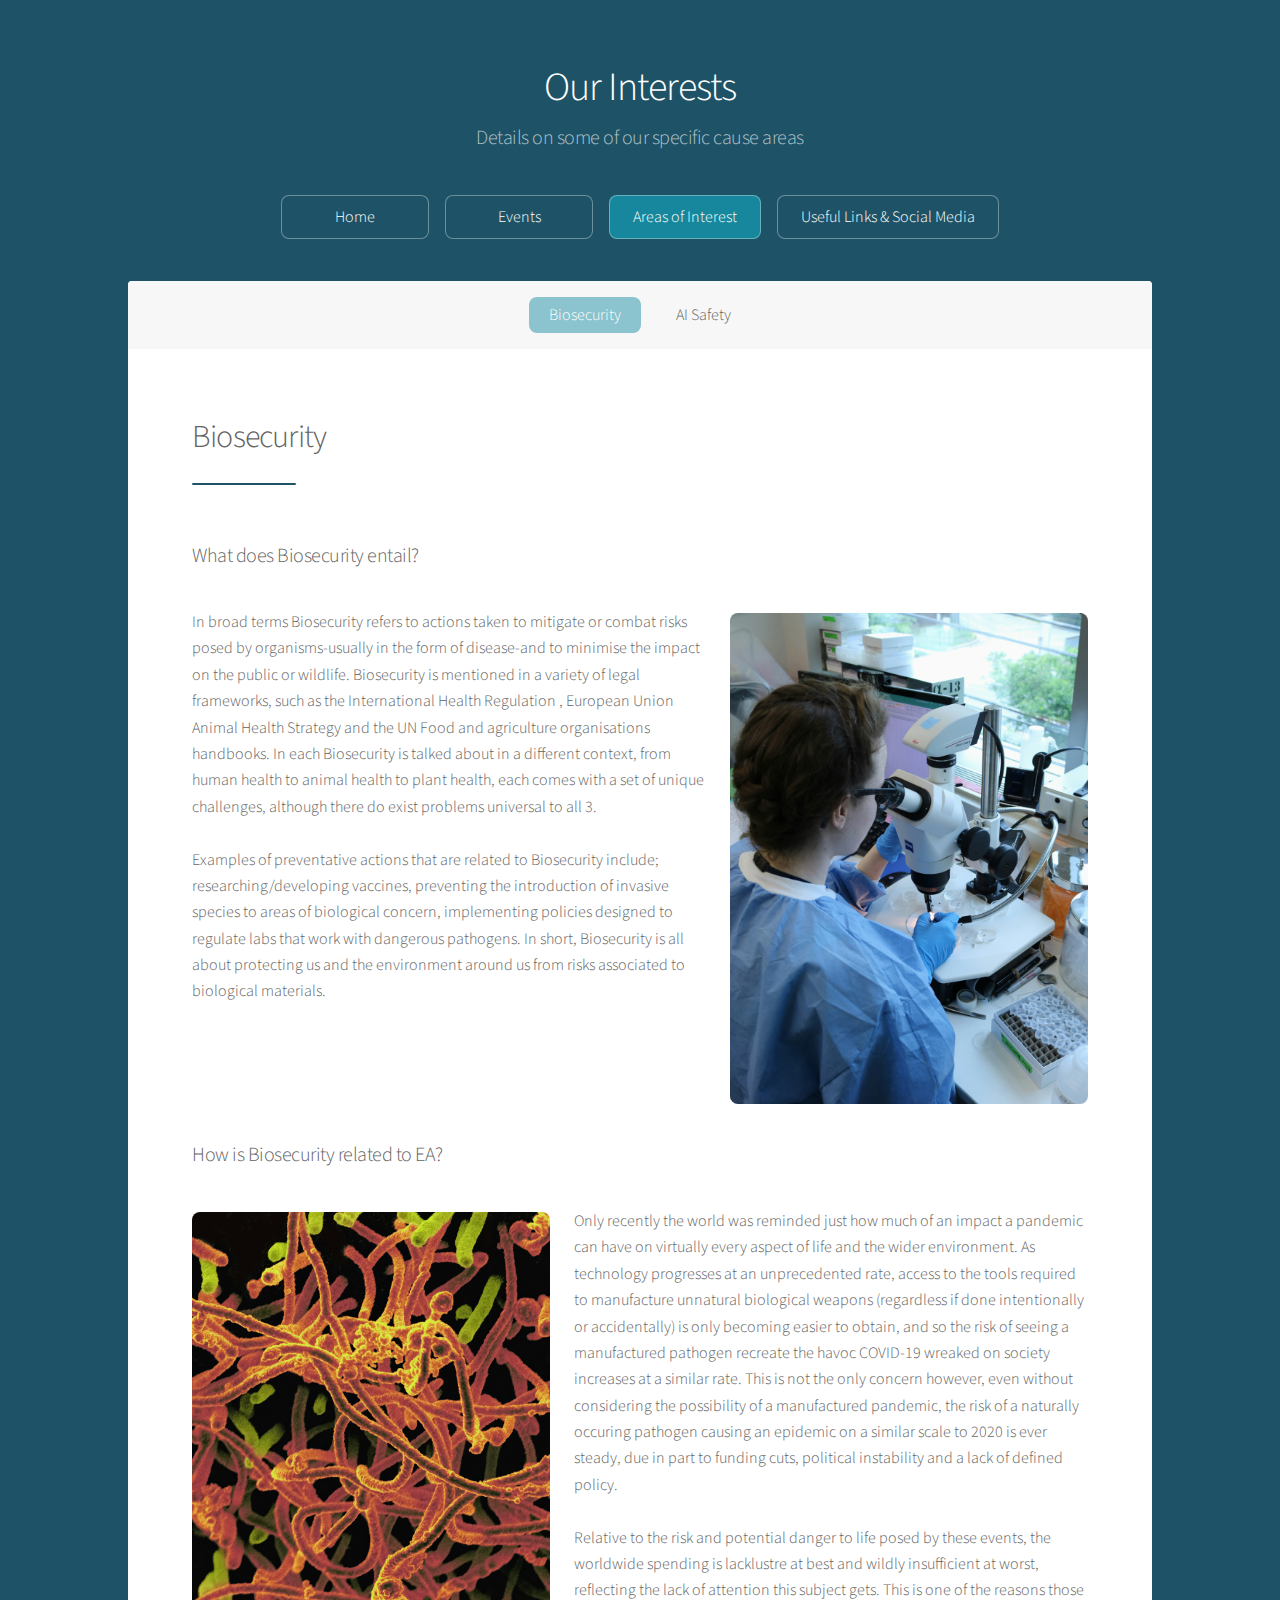
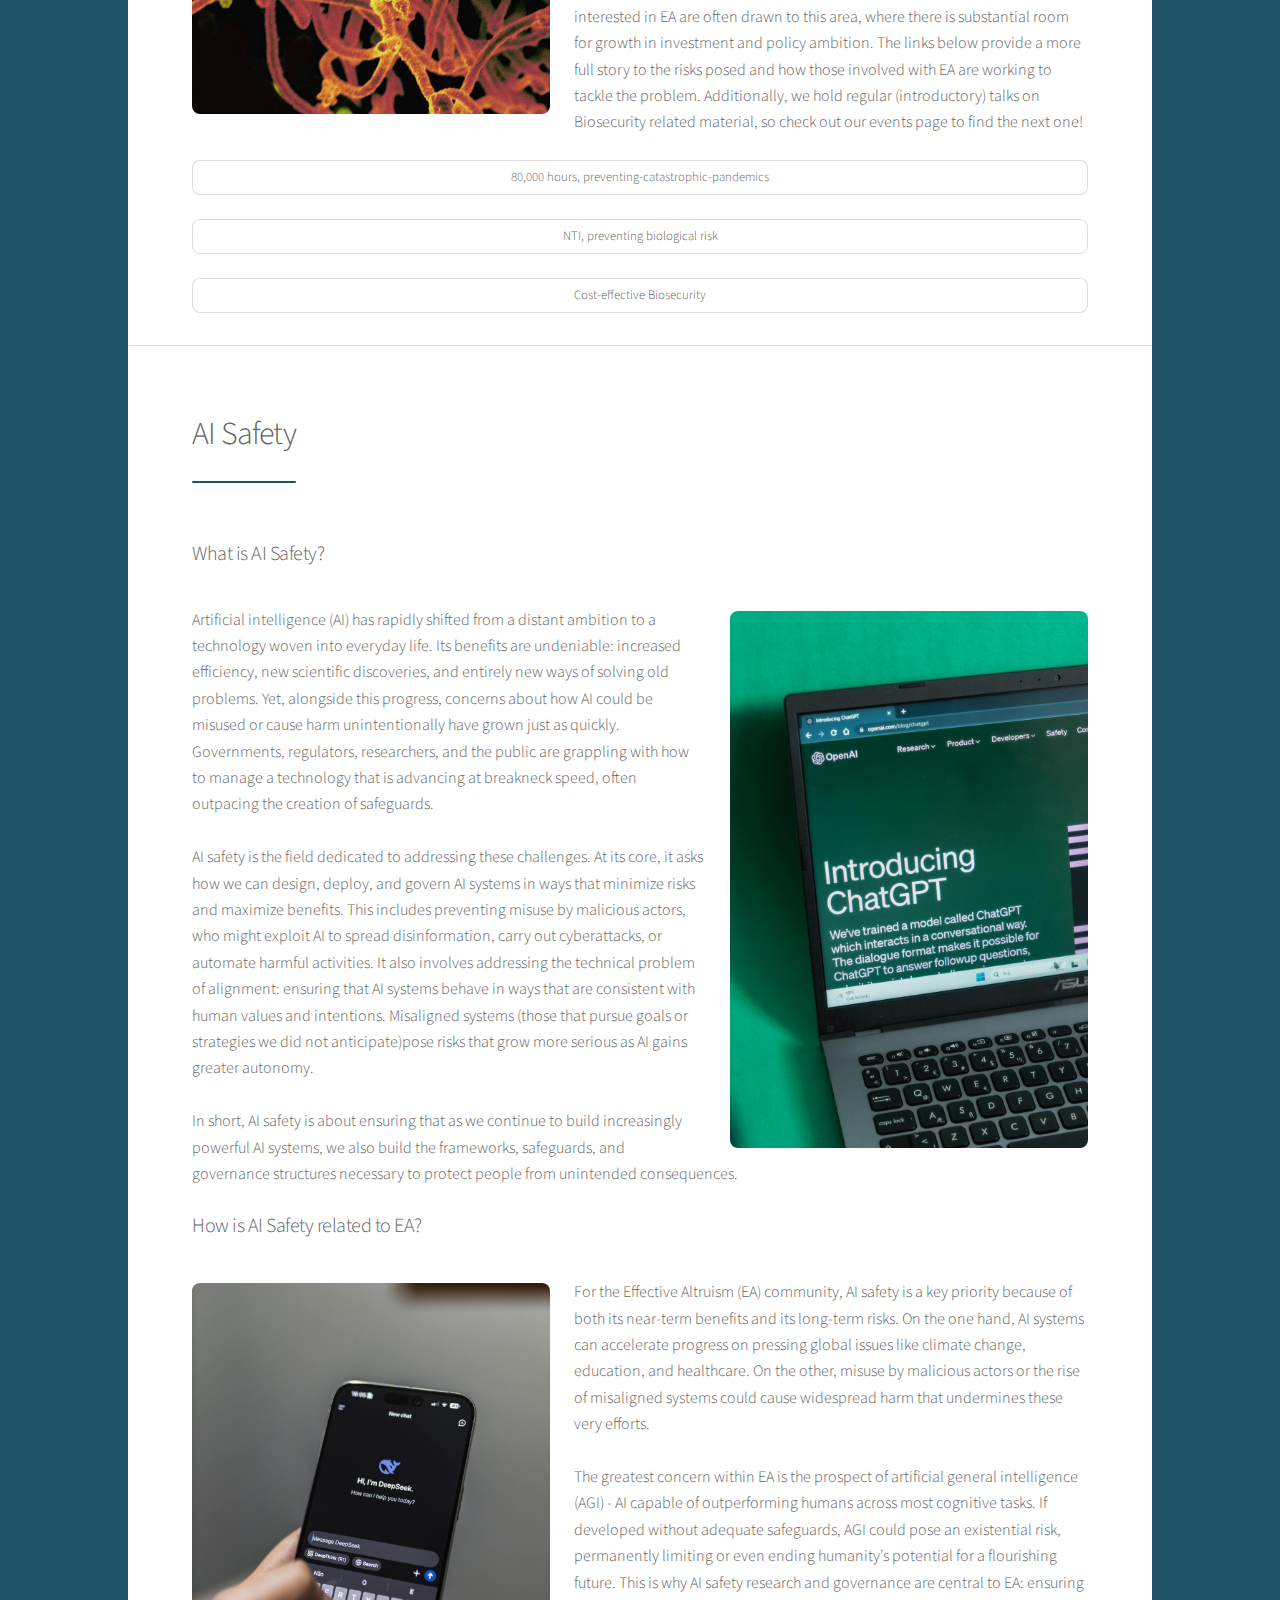
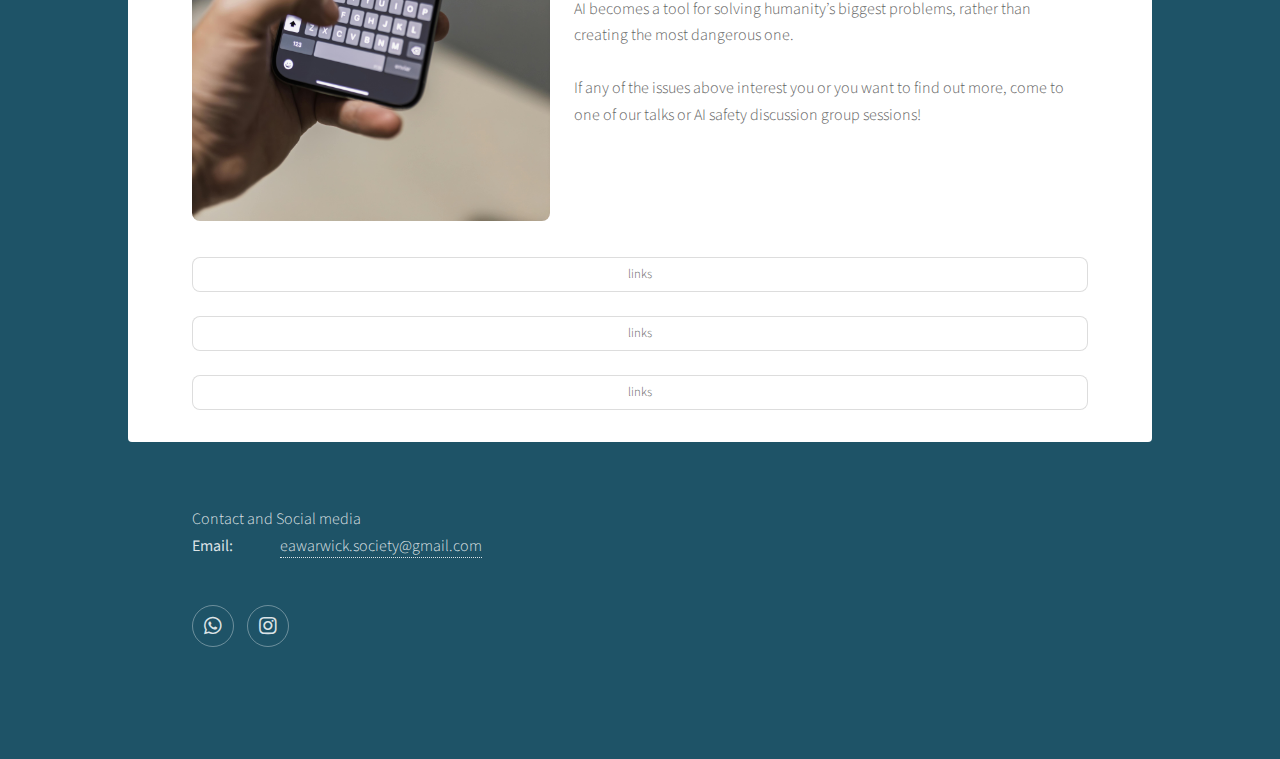
<file: Interests.html>
<!DOCTYPE HTML>
<!--
	Stellar by HTML5 UP
	html5up.net | @ajlkn
	Free for personal and commercial use under the CCA 3.0 license (html5up.net/license)
-->
<html>
	<head>
		<title>EA-Warwick Interests</title>
		<meta charset="utf-8" />
		<meta name="viewport" content="width=device-width, initial-scale=1, user-scalable=no" />
		<link rel="stylesheet" href="assets/css/main.css" />
		<link rel="icon" type="image/x-icon" href="images/favicon.ico">
		<noscript><link rel="stylesheet" href="assets/css/noscript.css" /></noscript>
	</head>
	<body class="is-preload">

		<!-- Wrapper -->
			<div id="wrapper">

				<!-- Header -->
					<header id="header" >
						<h1 style="color: #ffffff;">Our Interests</h1>
						
						<p>
							Details on some of our specific cause areas
							
							<ul class="actions special">
								<li>
									<a href="index.html" class="button fit">Home</a>
								</li>
								<li>
									<a href="Events.html" class="button fit">Events</a>
								</li>
								<li>
									<a href="Interests.html" class="active button fit">Areas of Interest</a>
								</li>
								<li>
									<a href="Careers_Opportunities.html" class="button fit">Useful Links & Social Media</a>
								</li>
							</ul>
						</p>
					</header>

				<!-- Nav -->
					<nav id="nav">
						<ul>
							<li><a href="#biosec" class="active">Biosecurity</a></li>
							<li><a href="#aisafety">AI Safety</a></li>
							<!-- <li><a href="#animalwelfare">Animal Welfare</a></li> -->
						</ul>
					</nav>

				<!-- Main -->
					<div id="main">

						<!-- Biosec -->
							
								
							<section id="biosec" class="main">
								<div class="row gtr-uniform">
									<div class="col-12"><header class="major"><h2>Biosecurity</h2></header></div>
									<div class="col-12"><header class="major"><h3>What does Biosecurity entail?</h3></header></div>
									<div class="col-12">
										<p><span class="image right"><img src="images/lab_microscope.jpg" alt="" /></span>
											In broad terms Biosecurity refers to actions taken to mitigate or combat risks posed by organisms-usually in the form of disease-and to minimise the impact on the public or wildlife. Biosecurity is mentioned in a variety of legal frameworks, such as the International Health Regulation
											, European Union Animal Health Strategy and the UN Food and agriculture organisations handbooks. In each Biosecurity is talked about in a different context, from human health to animal health to plant health, each comes with a set of unique challenges, although there do exist problems 
											universal to all 3. <br><br> 
											Examples of preventative actions that are related to Biosecurity include; researching/developing vaccines, preventing the introduction of invasive species to areas of biological concern, implementing policies designed to regulate labs that work with dangerous pathogens.
											In short, Biosecurity is all about protecting us and the environment around us from risks associated to biological materials. 
										</p>
									</div>
									<div class="col-12"><header class="major"><h3>How is Biosecurity related to EA?</h3></header></div>
									<div class="col-12">
										<p><span class="image left"><img src="images/Ebola.jpg"></span>
											Only recently the world was reminded just how much of an impact a pandemic can have on virtually every aspect of life and the wider environment. As technology progresses at an unprecedented rate, access to the tools required to manufacture unnatural biological weapons (regardless if done intentionally or accidentally)
											is only becoming easier to obtain, and so the risk of seeing a manufactured pathogen recreate the havoc COVID-19 wreaked on society increases at a similar rate. This is not the only concern however, even without considering the possibility of a manufactured pandemic, the risk of a naturally occuring pathogen causing an 
											epidemic on a similar scale to 2020 is ever steady, due in part to funding cuts, political instability and a lack of defined policy. <br><br>
											Relative to the risk and potential danger to life posed by these events, the worldwide spending is lacklustre at best and wildly insufficient at worst, reflecting the lack of attention this subject gets. This is one of the reasons those interested in EA are often drawn to this area, where there is substantial room for growth
											in investment and policy ambition. The links below provide a more full story to the risks posed and how those involved with EA are working to tackle the problem. Additionally, we hold regular (introductory) talks on Biosecurity related material, so check out our events page to find the next one! 
						  				</p>
									</div>
									<div class="col-12"><a href="https://80000hours.org/problem-profiles/preventing-catastrophic-pandemics/" class="button fit small" target="_blank">80,000 hours, preventing-catastrophic-pandemics</a></span></div>
									<div class="col-12"><a href="https://www.nti.org/analysis/articles/preventing-global-catastrophic-biological-risks/" class="button fit small" target="_blank">NTI, preventing biological risk</a></span></div>
									<div class="col-12"><a href="http://online.liebertpub.com/doi/pdfplus/10.1089/hs.2017.0028" class="button fit small" target="_blank">Cost-effective Biosecurity</a></span></div>
								</div>
							
							</section>
							
							
							<!-- AI Safety -->
							<section id="aisafety" class="main">
								<div class="row gtr-uniform">
									<div class="col-12"><header class="major"><h2>AI Safety</h2></header></div>
									<div class="col-12"><header class="major"><h3>What is AI Safety?</h3></header></div>
									<div class="col-12">
										<p><span class="image right"><img src="images/AI safety 1.jpeg" alt="" /></span>
											Artificial intelligence (AI) has rapidly shifted from a distant ambition to a technology woven into everyday life. Its benefits are undeniable: increased efficiency, new scientific discoveries, and entirely new ways of solving old problems. Yet, alongside this progress, concerns about how AI could be misused or cause harm unintentionally have grown just as quickly. Governments, regulators, researchers, and the public are grappling with how to manage a technology that is advancing at breakneck speed, often outpacing the creation of safeguards.
											<br><br>
											AI safety is the field dedicated to addressing these challenges. At its core, it asks how we can design, deploy, and govern AI systems in ways that minimize risks and maximize benefits. This includes preventing misuse by malicious actors, who might exploit AI to spread disinformation, carry out cyberattacks, or automate harmful activities. It also involves addressing the technical problem of alignment: ensuring that AI systems behave in ways that are consistent with human values and intentions. Misaligned systems (those that pursue goals or strategies we did not anticipate)pose risks that grow more serious as AI gains greater autonomy.
											<br><br>
											In short, AI safety is about ensuring that as we continue to build increasingly powerful AI systems, we also build the frameworks, safeguards, and governance structures necessary to protect people from unintended consequences.
										</p>
									</div>
									<div class="col-12"><header class="major"><h3>How is AI Safety related to EA?</h3></header></div>
									<div class="col-12">
										<p><span class="image left"><img src="images/AI safety 2.jpg"></span>
											For the Effective Altruism (EA) community, AI safety is a key priority because of both its near-term benefits and its long-term risks. On the one hand, AI systems can accelerate progress on pressing global issues like climate change, education, and healthcare. On the other, misuse by malicious actors or the rise of misaligned systems could cause widespread harm that undermines these very efforts.
											<br><br>
											The greatest concern within EA is the prospect of artificial general intelligence (AGI) - AI capable of outperforming humans across most cognitive tasks. If developed without adequate safeguards, AGI could pose an existential risk, permanently limiting or even ending humanity’s potential for a flourishing future. This is why AI safety research and governance are central to EA: ensuring AI becomes a tool for solving humanity’s biggest problems, rather than creating the most dangerous one.
											<br><br>
											If any of the issues above interest you or you want to find out more, come to one of our talks or AI safety discussion group sessions! 
										</p>
									</div>
									<div class="col-12"><a href="#" class="button fit small" target="_blank">links</a></span></div>
									<div class="col-12"><a href="#" class="button fit small" target="_blank">links</a></span></div>
									<div class="col-12"><a href="#" class="button fit small" target="_blank">links</a></span></div>
								</div>
						</div>
				<!-- Footer -->
					<footer id="footer">
						<section>
							<h2, style="color: rgba(255, 255, 255, 0.85);">Contact and Social media</h2>
							<dl class="alt">
								<dt style="color: rgba(255, 255, 255, 0.85)">Email:</dt>
								<dd><a href="eawarwick.society@gmail.com">eawarwick.society@gmail.com</a></dd>
							</dl>
							<ul class="icons">
								<!-- <li><a href="#" class="icon brands fa-facebook-f alt" style="color: rgba(255, 255, 255, 0.65);"><span class="label">Facebook</span></a></li> -->
								<li><a href="https://chat.whatsapp.com/HmYewIpP2HMBc3dS2g75o2" class="icon brands fa-whatsapp alt" style="color: rgba(255, 255, 255, 0.85);"><span class="label">Whatsapp</span></a></li>
								<li><a href="https://www.instagram.com/ea_warwick/" class="icon brands fa-instagram alt" target="_blank" style="color: rgba(255, 255, 255, 0.85);"><span class="label">Instagram</span></a></li>
							</ul>
						</section>
					</footer>

		<!-- Scripts -->
			<script src="assets/js/jquery.min.js"></script>
			<script src="assets/js/jquery.scrollex.min.js"></script>
			<script src="assets/js/jquery.scrolly.min.js"></script>
			<script src="assets/js/browser.min.js"></script>
			<script src="assets/js/breakpoints.min.js"></script>
			<script src="assets/js/util.js"></script>
			<script src="assets/js/main.js"></script>

	</body>
</html>
</file>
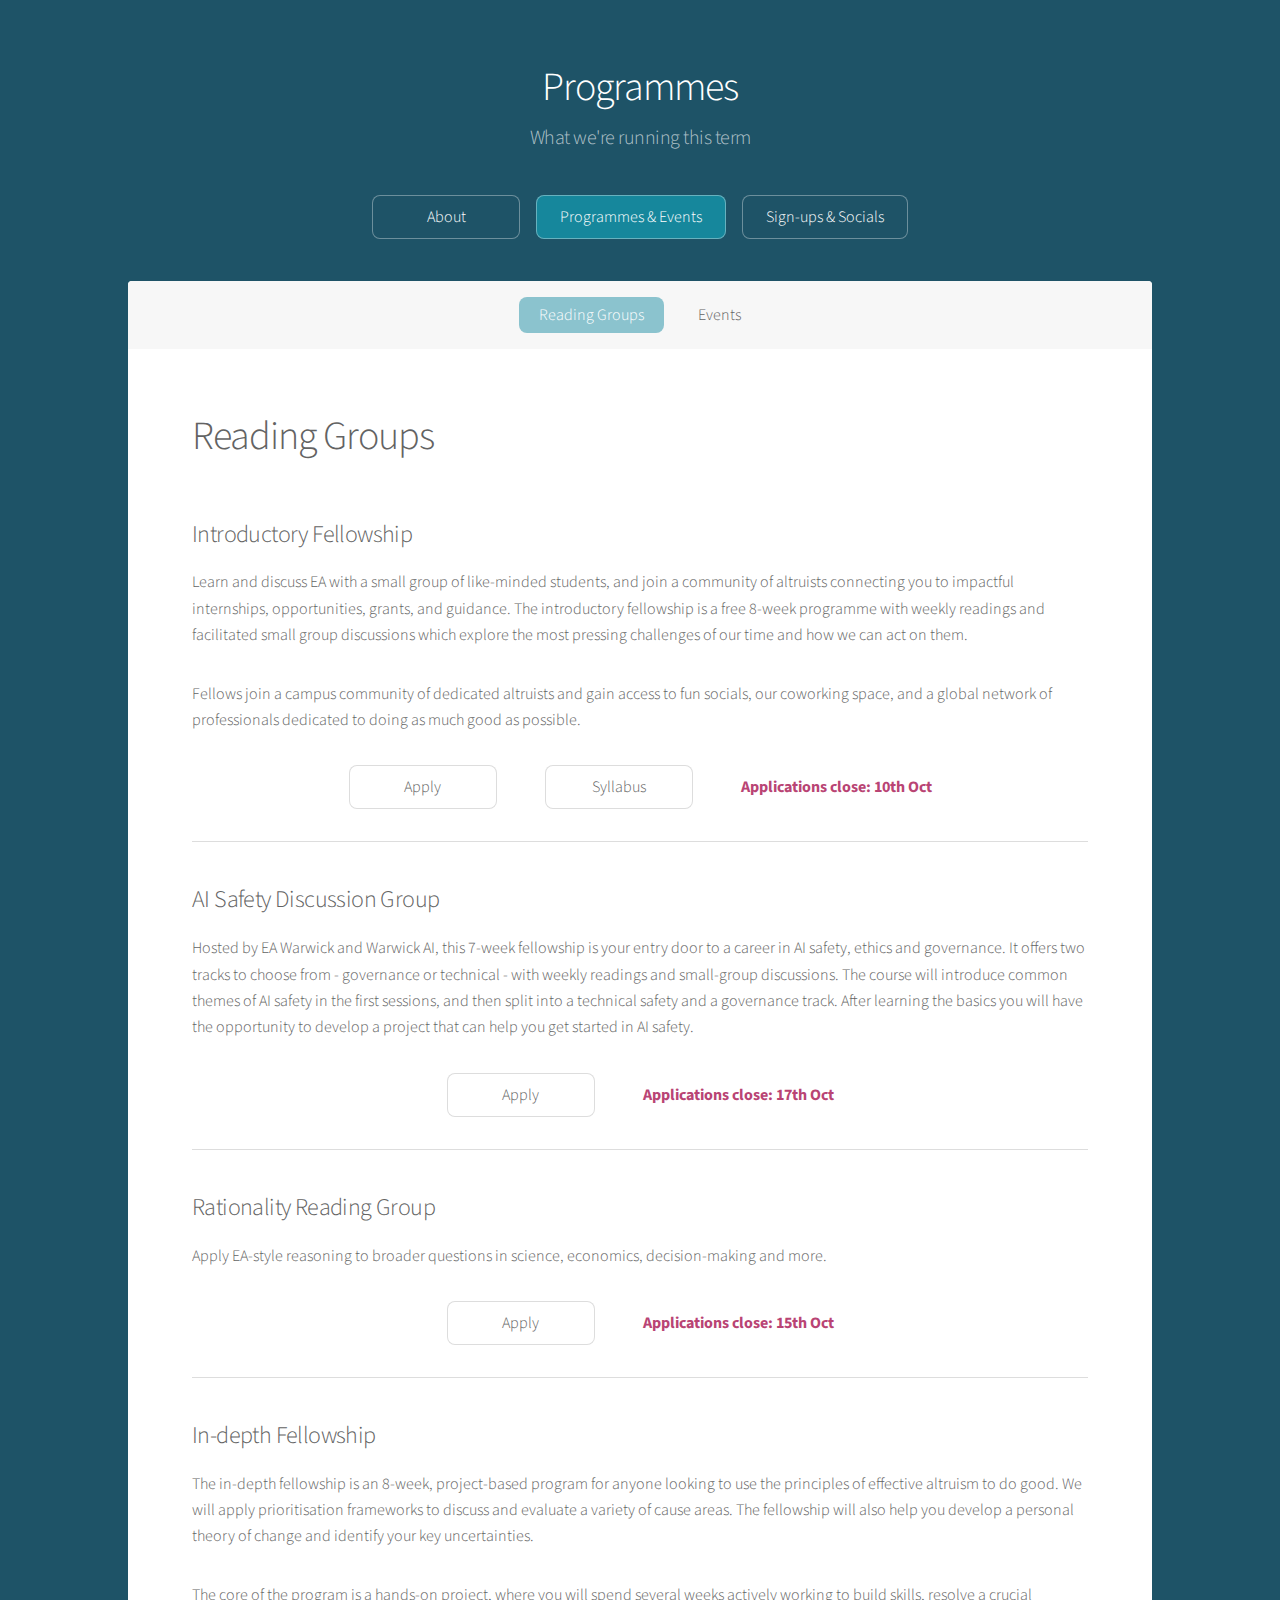
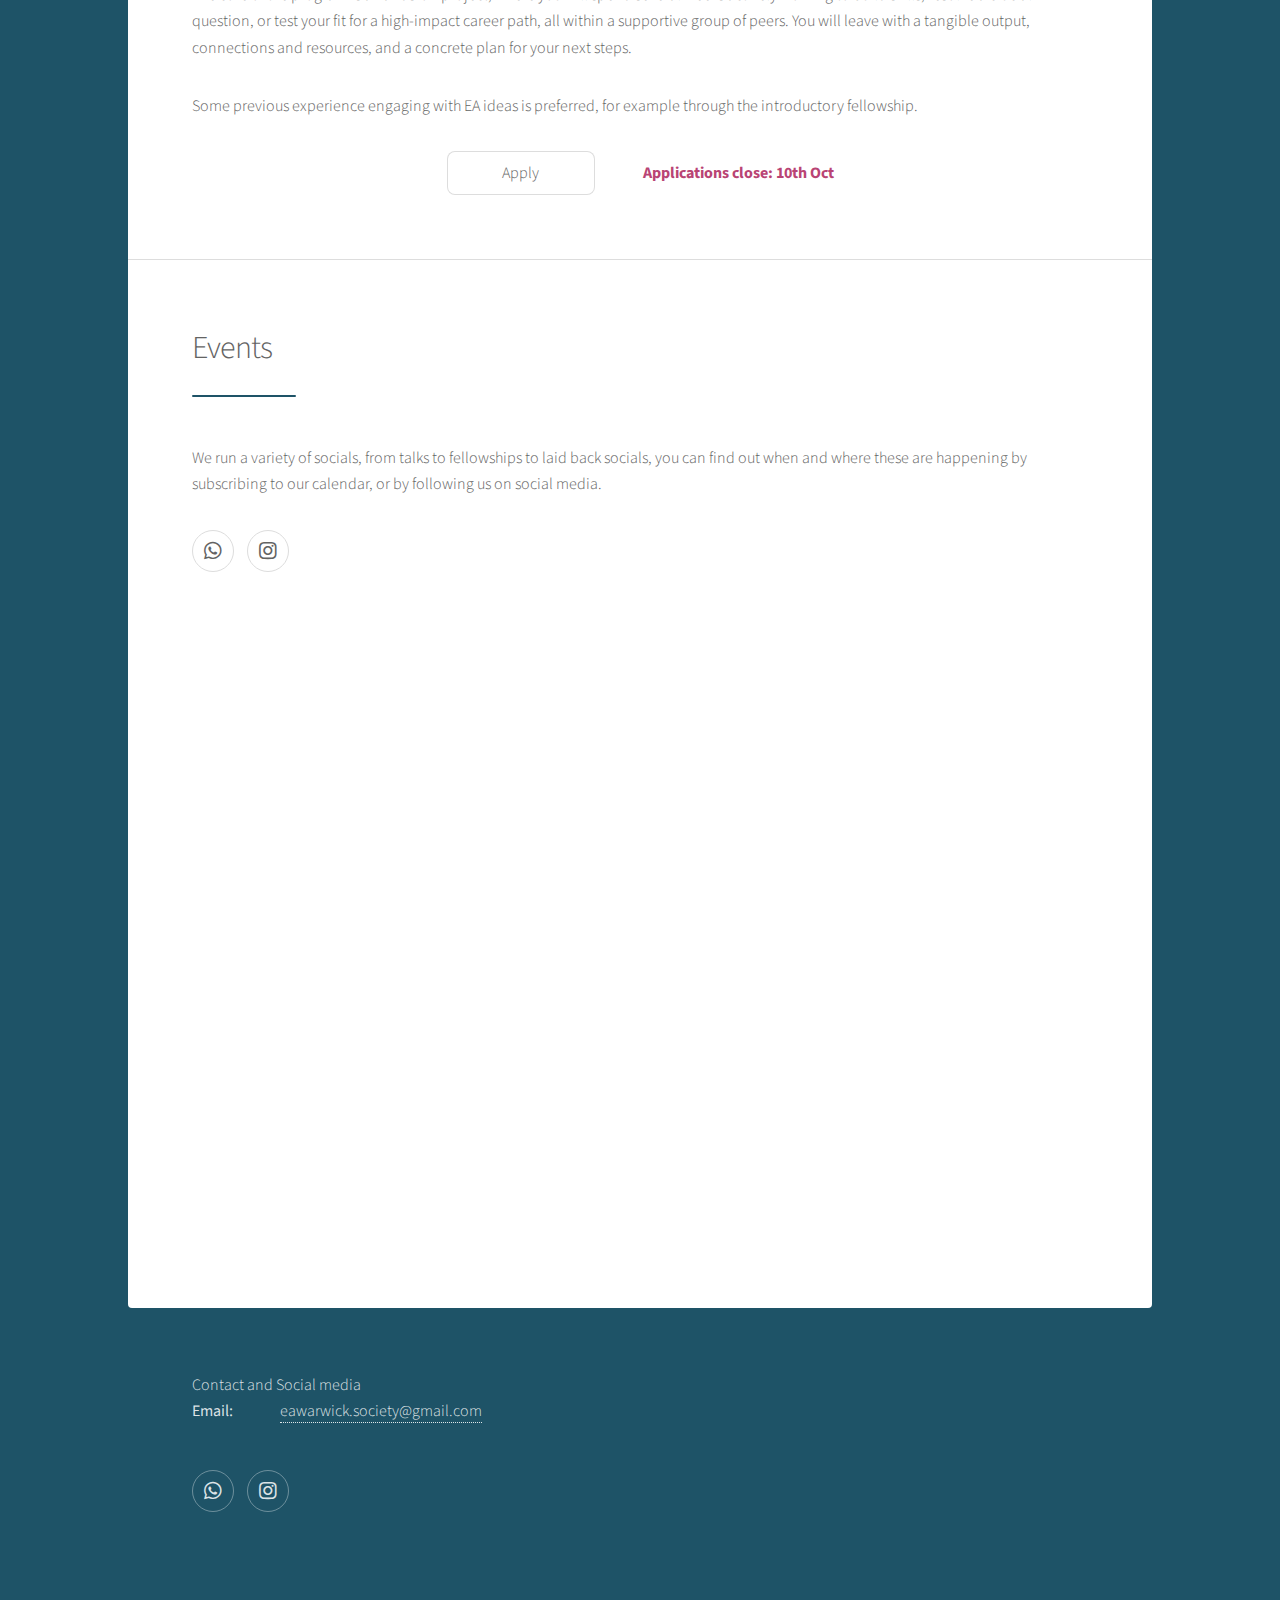
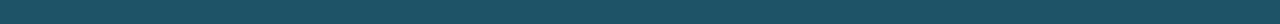
<file: Programmes.html>
<!DOCTYPE HTML>
<!--
	Stellar by HTML5 UP
	html5up.net | @ajlkn
	Free for personal and commercial use under the CCA 3.0 license (html5up.net/license)
-->
<html>
	<head>
		<!-- Google tag (gtag.js) -->
		<script async src="https://www.googletagmanager.com/gtag/js?id=G-LKWYTKW8Q1"></script>
		<script>
		window.dataLayer = window.dataLayer || [];
		function gtag(){dataLayer.push(arguments);}
		gtag('js', new Date());

		gtag('config', 'G-LKWYTKW8Q1');
		</script>
		<title>EA Warwick Programmes</title>
		<meta charset="utf-8" />
		<meta name="viewport" content="width=device-width, initial-scale=1, user-scalable=no" />
		<link rel="stylesheet" href="assets/css/main.css" />
		<link rel="icon" type="image/x-icon" href="images/favicon.ico">
		<noscript><link rel="stylesheet" href="assets/css/noscript.css" /></noscript>
	</head>
	<body class="is-preload">

		<!-- Wrapper -->
			<div id="wrapper">

				<!-- Header -->
					<header id="header" >
						<h1 style="color: #ffffff;">Programmes</h1>
						<p>
							What we're running this term
							<ul class="actions special">
								<li>
									<a href="index.html" class="button fit">About</a>
								</li>
                <li>
									<a href="Programmes.html" class="active button fit">Programmes & Events</a>
								</li>
                <li>
									<a href="Links.html" class="button fit">Sign-ups & Socials</a>
								</li>
							</ul>
						</p>
					</header>

				<!-- Nav -->
					<nav id="nav">
						<ul>
							<li><a href="#readinggroups" class="active">Reading Groups</a></li>
							<li><a href="#calendar">Events</a></li>
						</ul>
					</nav>
				<!-- Main -->
        <div id="main">
          <section id="readinggroups" class="main">
    <header class="major">
      <h1>Reading Groups</h1>
    </header>
    
    <div id="introfellowship" style="padding-top: 5em;">
        <h2 style="margin-top: -3em;">Introductory Fellowship</h2> 
        <p>
          Learn and discuss EA with a small group of like-minded students, and join a community of altruists connecting you to impactful internships, opportunities, grants, and guidance. The introductory fellowship is a free 8-week programme with weekly readings and facilitated small group discussions which explore the most pressing challenges of our time and how we can act on them. </p>
        <p>
          Fellows join a campus community of dedicated altruists and gain access to fun socials, our coworking space, and a global network of professionals dedicated to doing as much good as possible.</p>
        <ul class="actions special">
          <li style="margin-right: 2em;"><a href="https://forms.gle/kB6oy2XujPaH2MRG7" class="button">Apply</a></li>
          <li style="margin-right: 2em;"><a href="https://docs.google.com/document/d/1mJmmiLp0BK4ZTjt4b21huVcuCPnT1CwTU_Ihtx62yzE/edit?tab=t.0#heading=h.ml2nfztlox5l" class="button">Syllabus</a></li>
          <li style="display: flex; align-items: center;"><span style="font-weight: bold; color: #b94474;">Applications close: 10th Oct</span></li>
        </ul>
    </div>
    <hr> <div id="AIsafetyfellowship" style="padding-top: 5em;">
        <h2 style="margin-top: -3em;">AI Safety Discussion Group</h2>
        <p>
          Hosted by EA Warwick and Warwick AI, this 7-week fellowship is your entry door to a career in AI safety, ethics and governance. It offers two tracks to choose from - governance or technical - with weekly readings and small-group discussions. The course will introduce common themes of AI safety in the first sessions, and then split into a technical safety and a governance track. After learning the basics you will have the opportunity to develop a project that can help you get started in AI safety.
        </p>
        <ul class="actions special">
          <li style="margin-right: 2em;"><a href="https://forms.gle/g7VxKne1u5gntNex8" class="button">Apply</a></li>
          <li style="display: flex; align-items: center;"><span style="font-weight: bold; color: #b94474;">Applications close: 17th Oct</span></li>
        </ul>
    </div>
    <hr> <div id="rationalityfellowship" style="padding-top: 5em;">
        <h2 style="margin-top: -3em;">Rationality Reading Group</h2>
        <p>
          Apply EA-style reasoning to broader questions in science, economics, decision-making and more.
        </p>
        <ul class="actions special">
          <li style="margin-right: 2em;"><a href="https://forms.gle/UdHTPZs1Vp1JkK1L6#" class="button">Apply</a></li>
          <li style="display: flex; align-items: center;"><span style="font-weight: bold; color: #b94474;">Applications close: 15th Oct</span></li>
        </ul>
    </div>
    <hr> <div id="indepthfellowship" style="padding-top: 5em;">
        <h2 style="margin-top: -3em;">In-depth Fellowship</h2>
        <p>
          The in-depth fellowship is an 8-week, project-based program for anyone looking to use the principles of effective altruism to do good. We will apply prioritisation frameworks to discuss and evaluate a variety of cause areas. The fellowship will also help you develop a personal theory of change and identify your key uncertainties.
        </p>
        <p>
          The core of the program is a hands-on project, where you will spend several weeks actively working to build skills, resolve a crucial question, or test your fit for a high-impact career path, all within a supportive group of peers. You will leave with a tangible output, connections and resources, and a concrete plan for your next steps.
        </p>
        <p>Some previous experience engaging with EA ideas is preferred, for example through the introductory fellowship.</p>
        <ul class="actions special">
          <li style="margin-right: 2em;"><a href="https://docs.google.com/forms/d/e/1FAIpQLSeL2xtY4IyO19DdOh_i7ICqPRsjpplL27EmTq71vEOdqRMMRA/viewform?usp=header" class="button">Apply</a></li>
          <li style="display: flex; align-items: center;"><span style="font-weight: bold; color: #b94474;">Applications close: 10th Oct</span></li>
        </ul>
    </div>
</section>
        <section id="calendar" class="main">	
          <div>
              <header class="major">
                <h2>Events</h2>
              </header>
              <p>We run a variety of socials, from talks to fellowships to laid back socials, you can find out when and where these are happening by subscribing to our calendar, or by following us on social media.</p>
              <ul class="icons">
                <li><a href="https://chat.whatsapp.com/HmYewIpP2HMBc3dS2g75o2" class="icon brands fa-whatsapp alt"><span class="label">Whatsapp</span></a></li>
                <li><a href="https://www.instagram.com/ea_warwick/" class="icon brands fa-instagram alt"><span class="label">Instagram</span></a></li>
              </ul>
            </div>
            <div class="responsive-iframe-container"><iframe src="https://calendar.google.com/calendar/embed?height=600&wkst=2&ctz=Europe%2FLondon&showPrint=0&mode=AGENDA&showNav=0&showTitle=0&hl=en_GB&src=ZWIyZDg0Njk4ZTg5MzA4NmM2N2VkNGJhMWZkOTU2NDIxODVjZjYzMDdkZmZiYTUzYjhlYzQzZmY2OGMxYzYwZEBncm91cC5jYWxlbmRhci5nb29nbGUuY29t&color=%237cb342" style="border-width:0" width="800" height="600" frameborder="0" scrolling="yes"></iframe></div>
          </div>
        
				<!-- Footer -->
					<footer id="footer">
						<section>
							<h2, style="color: rgba(255, 255, 255, 0.85);">Contact and Social media</h2>
							<dl class="alt">
								<dt style="color: rgba(255, 255, 255, 0.85)">Email:</dt>
								<dd><a href="eawarwick.society@gmail.com">eawarwick.society@gmail.com</a></dd>
							</dl>
							<ul class="icons">
								<!-- <li><a href="#" class="icon brands fa-facebook-f alt" style="color: rgba(255, 255, 255, 0.65);"><span class="label">Facebook</span></a></li> -->
								<li><a href="https://chat.whatsapp.com/GgCn1MyIFiY8OjFofHi7jR" class="icon brands fa-whatsapp alt" style="color: rgba(255, 255, 255, 0.85);" target="_blank"><span class="label">Whatsapp</span></a></li>
								<li><a href="https://www.instagram.com/ea_warwick/" class="icon brands fa-instagram alt" target="_blank" style="color: rgba(255, 255, 255, 0.85);"><span class="label">Instagram</span></a></li>
							</ul>
						</section>
					</footer>

		<!-- Scripts -->
			<script src="assets/js/jquery.min.js"></script>
			<script src="assets/js/jquery.scrollex.min.js"></script>
			<script src="assets/js/jquery.scrolly.min.js"></script>
			<script src="assets/js/browser.min.js"></script>
			<script src="assets/js/breakpoints.min.js"></script>
			<script src="assets/js/util.js"></script>
			<script src="assets/js/main.js"></script>

	</body>
</html>
</file>
<file: assets/css/noscript.css>
/*
	Stellar by HTML5 UP
	html5up.net | @ajlkn
	Free for personal and commercial use under the CCA 3.0 license (html5up.net/license)
*/

/* Header */

	body.is-preload #header.alt > * {
		opacity: 1;
	}

	body.is-preload #header.alt .logo {
		-moz-transform: none;
		-webkit-transform: none;
		-ms-transform: none;
		transform: none;
	}
</file>
<file: assets/css/main.css>
@import url(fontawesome-all.min.css);
@import 'https://fonts.googleapis.com/css?family=Source+Sans+Pro:300,400';

/*
	Stellar by HTML5 UP
	html5up.net | @ajlkn
	Free for personal and commercial use under the CCA 3.0 license (html5up.net/license)
*/

html, body, div, span, applet, object,
iframe, h1, h2, h3, h4, h5, h6, p, blockquote,
pre, a, abbr, acronym, address, big, cite,
code, del, dfn, em, img, ins, kbd, q, s, samp,
small, strike, strong, sub, sup, tt, var, b,
u, i, center, dl, dt, dd, ol, ul, li, fieldset,
form, label, legend, table, caption, tbody,
tfoot, thead, tr, th, td, article, aside,
canvas, details, embed, figure, figcaption,
footer, header, hgroup, menu, nav, output, ruby,
section, summary, time, mark, audio, video {
	margin: 0;
	padding: 0;
	border: 0;
	font-size: 100%;
	font: inherit;
	vertical-align: baseline;}

article, aside, details, figcaption, figure,
footer, header, hgroup, menu, nav, section {
	display: block;}

body {
	line-height: 1;
}

ol, ul {
	list-style: none;
}

blockquote, q {
	quotes: none;
}

	blockquote:before, blockquote:after, q:before, q:after {
		content: '';
		content: none;
	}

table {
	border-collapse: collapse;
	border-spacing: 0;
}

body {
	-webkit-text-size-adjust: none;
}

mark {
	background-color: transparent;
	color: inherit;
}

input::-moz-focus-inner {
	border: 0;
	padding: 0;
}

input, select, textarea {
	-moz-appearance: none;
	-webkit-appearance: none;
	-ms-appearance: none;
	appearance: none;
}

/* Basic */

	@-ms-viewport {
		width: device-width;
	}

	body {
		-ms-overflow-style: scrollbar;
	}

	@media screen and (max-width: 480px) {

		html, body {
			min-width: 320px;
		}

	}

	html {
		box-sizing: border-box;
	}

	*, *:before, *:after {
		box-sizing: inherit;
	}

	body {
		background-color: #1e5367;
	}

		body.is-preload *, body.is-preload *:before, body.is-preload *:after {
			-moz-animation: none !important;
			-webkit-animation: none !important;
			-ms-animation: none !important;
			animation: none !important;
			-moz-transition: none !important;
			-webkit-transition: none !important;
			-ms-transition: none !important;
			transition: none !important;
		}

/* Type */

	body {
		background-color: #1e5367;
		color: rgba(255, 255, 255, 0.65);
	}

	body, input, select, textarea {
		font-family: "Source Sans Pro", Helvetica, sans-serif;
		font-size: 17pt;
		font-weight: 300;
		line-height: 1.65;
	}

		@media screen and (max-width: 1680px) {

			body, input, select, textarea {
				font-size: 14pt;
			}

		}

		@media screen and (max-width: 1280px) {

			body, input, select, textarea {
				font-size: 12pt;
			}

		}

		@media screen and (max-width: 360px) {

			body, input, select, textarea {
				font-size: 11pt;
			}

		}

	a {
		-moz-transition: color 0.2s ease, border-bottom 0.2s ease;
		-webkit-transition: color 0.2s ease, border-bottom 0.2s ease;
		-ms-transition: color 0.2s ease, border-bottom 0.2s ease;
		transition: color 0.2s ease, border-bottom 0.2s ease;
		text-decoration: none;
		border-bottom: dotted 1px;
		color: inherit;
	}

		a:hover {
			border-bottom-color: transparent;
		}

	strong, b {
		font-weight: 400;
	}

	em, i {
		font-style: italic;
	}

	p {
		margin: 0 0 2em 0;
	}

		p.content {
			-moz-columns: 20em 2;
			-webkit-columns: 20em 2;
			-ms-columns: 20em 2;
			columns: 20em 2;
			-moz-column-gap: 2em;
			-webkit-column-gap: 2em;
			-ms-column-gap: 2em;
			column-gap: 2em;
			text-align: justify;
		}

	h1, h2, h3, h4, h5, h6 {
		font-weight: 300;
		line-height: 1.5;
		margin: 0 0 0.7em 0;
		letter-spacing: -0.025em;
	}

		h1 a, h2 a, h3 a, h4 a, h5 a, h6 a {
			color: inherit;
			text-decoration: none;
		}

	h1 {
		font-size: 2.5em;
		line-height: 1.2;
	}

	h2 {
		font-size: 1.5em;
	}

	h3 {
		font-size: 1.25em;
	}

	h4 {
		font-size: 1.1em;
	}

	h5 {
		font-size: 0.9em;
	}

	h6 {
		font-size: 0.7em;
	}

	@media screen and (max-width: 736px) {

		h1 {
			font-size: 2em;
		}

	}

	sub {
		font-size: 0.8em;
		position: relative;
		top: 0.5em;
	}

	sup {
		font-size: 0.8em;
		position: relative;
		top: -0.5em;
	}

	blockquote {
		border-left: solid 4px;
		font-style: italic;
		margin: 0 0 2em 0;
		padding: 0.5em 0 0.5em 2em;
	}

	code {
		border-radius: 8px;
		border: solid 1px;
		font-family: "Courier New", monospace;
		font-size: 0.9em;
		margin: 0 0.25em;
		padding: 0.25em 0.65em;
	}

	pre {
		-webkit-overflow-scrolling: touch;
		font-family: "Courier New", monospace;
		font-size: 0.9em;
		margin: 0 0 2em 0;
	}

		pre code {
			display: block;
			line-height: 1.75;
			padding: 1em 1.5em;
			overflow-x: auto;
		}

	hr {
		border: 0;
		border-bottom: solid 1px;
		margin: 2em 0;
	}

		hr.major {
			margin: 3em 0;
		}

	.align-left {
		text-align: left;
	}

	.align-center {
		text-align: center;
	}

	.align-right {
		text-align: right;
	}

	input, select, textarea {
		color: #ffffff;
	}

	a:hover {
		color: #ffffff;
	}

	strong, b {
		color: #ffffff;
	}

	h1, h2, h3, h4, h5, h6 {
		color: #ffffff;
	}

	blockquote {
		border-left-color: rgba(255, 255, 255, 0.35);
	}

	code {
		background: rgba(255, 255, 255, 0.075);
		border-color: rgba(255, 255, 255, 0.35);
	}

	hr {
		border-bottom-color: rgba(255, 255, 255, 0.35);
	}

/* Row */

	.row {
		display: flex;
		flex-wrap: wrap;
		box-sizing: border-box;
		align-items: stretch;
	}

		.row > * {
			box-sizing: border-box;
		}

		.row.gtr-uniform > * > :last-child {
			margin-bottom: 0;
		}

		.row.aln-left {
			justify-content: flex-start;
		}

		.row.aln-center {
			justify-content: center;
		}

		.row.aln-right {
			justify-content: flex-end;
		}

		.row.aln-top {
			align-items: flex-start;
		}

		.row.aln-middle {
			align-items: center;
		}

		.row.aln-bottom {
			align-items: flex-end;
		}

		.row > .imp {
			order: -1;
		}

		.row > .col-1 {
			width: 8.33333%;
		}

		.row > .off-1 {
			margin-left: 8.33333%;
		}

		.row > .col-2 {
			width: 16.66667%;
		}

		.row > .off-2 {
			margin-left: 16.66667%;
		}

		.row > .col-3 {
			width: 25%;
		}

		.row > .off-3 {
			margin-left: 25%;
		}

		.row > .col-4 {
			width: 33.33333%;
		}

		.row > .off-4 {
			margin-left: 33.33333%;
		}

		.row > .col-5 {
			width: 41.66667%;
		}

		.row > .off-5 {
			margin-left: 41.66667%;
		}

		.row > .col-6 {
			width: 50%;
		}

		.row > .off-6 {
			margin-left: 50%;
		}

		.row > .col-7 {
			width: 58.33333%;
		}

		.row > .off-7 {
			margin-left: 58.33333%;
		}

		.row > .col-8 {
			width: 66.66667%;
		}

		.row > .off-8 {
			margin-left: 66.66667%;
		}

		.row > .col-9 {
			width: 75%;
		}

		.row > .off-9 {
			margin-left: 75%;
		}

		.row > .col-10 {
			width: 83.33333%;
		}

		.row > .off-10 {
			margin-left: 83.33333%;
		}

		.row > .col-11 {
			width: 91.66667%;
		}

		.row > .off-11 {
			margin-left: 91.66667%;
		}

		.row > .col-12 {
			width: 100%;
		}

		.row > .off-12 {
			margin-left: 100%;
		}

		.row.gtr-0 {
			margin-top: 0;
			margin-left: 0em;
		}

			.row.gtr-0 > * {
				padding: 0 0 0 0em;
			}

			.row.gtr-0.gtr-uniform {
				margin-top: 0em;
			}

				.row.gtr-0.gtr-uniform > * {
					padding-top: 0em;
				}

		.row.gtr-25 {
			margin-top: 0;
			margin-left: -0.375em;
		}

			.row.gtr-25 > * {
				padding: 0 0 0 0.375em;
			}

			.row.gtr-25.gtr-uniform {
				margin-top: -0.375em;
			}

				.row.gtr-25.gtr-uniform > * {
					padding-top: 0.375em;
				}

		.row.gtr-50 {
			margin-top: 0;
			margin-left: -0.75em;
		}

			.row.gtr-50 > * {
				padding: 0 0 0 0.75em;
			}

			.row.gtr-50.gtr-uniform {
				margin-top: -0.75em;
			}

				.row.gtr-50.gtr-uniform > * {
					padding-top: 0.75em;
				}

		.row {
			margin-top: 0;
			margin-left: -1.5em;
		}

			.row > * {
				padding: 0 0 0 1.5em;
			}

			.row.gtr-uniform {
				margin-top: -1.5em;
			}

				.row.gtr-uniform > * {
					padding-top: 1.5em;
				}

		.row.gtr-150 {
			margin-top: 0;
			margin-left: -2.25em;
		}

			.row.gtr-150 > * {
				padding: 0 0 0 2.25em;
			}

			.row.gtr-150.gtr-uniform {
				margin-top: -2.25em;
			}

				.row.gtr-150.gtr-uniform > * {
					padding-top: 2.25em;
				}

		.row.gtr-200 {
			margin-top: 0;
			margin-left: -3em;
		}

			.row.gtr-200 > * {
				padding: 0 0 0 3em;
			}

			.row.gtr-200.gtr-uniform {
				margin-top: -3em;
			}

				.row.gtr-200.gtr-uniform > * {
					padding-top: 3em;
				}

		@media screen and (max-width: 1680px) {

			.row {
				display: flex;
				flex-wrap: wrap;
				box-sizing: border-box;
				align-items: stretch;
			}

				.row > * {
					box-sizing: border-box;
				}

				.row.gtr-uniform > * > :last-child {
					margin-bottom: 0;
				}

				.row.aln-left {
					justify-content: flex-start;
				}

				.row.aln-center {
					justify-content: center;
				}

				.row.aln-right {
					justify-content: flex-end;
				}

				.row.aln-top {
					align-items: flex-start;
				}

				.row.aln-middle {
					align-items: center;
				}

				.row.aln-bottom {
					align-items: flex-end;
				}

				.row > .imp-xlarge {
					order: -1;
				}

				.row > .col-1-xlarge {
					width: 8.33333%;
				}

				.row > .off-1-xlarge {
					margin-left: 8.33333%;
				}

				.row > .col-2-xlarge {
					width: 16.66667%;
				}

				.row > .off-2-xlarge {
					margin-left: 16.66667%;
				}

				.row > .col-3-xlarge {
					width: 25%;
				}

				.row > .off-3-xlarge {
					margin-left: 25%;
				}

				.row > .col-4-xlarge {
					width: 33.33333%;
				}

				.row > .off-4-xlarge {
					margin-left: 33.33333%;
				}

				.row > .col-5-xlarge {
					width: 41.66667%;
				}

				.row > .off-5-xlarge {
					margin-left: 41.66667%;
				}

				.row > .col-6-xlarge {
					width: 50%;
				}

				.row > .off-6-xlarge {
					margin-left: 50%;
				}

				.row > .col-7-xlarge {
					width: 58.33333%;
				}

				.row > .off-7-xlarge {
					margin-left: 58.33333%;
				}

				.row > .col-8-xlarge {
					width: 66.66667%;
				}

				.row > .off-8-xlarge {
					margin-left: 66.66667%;
				}

				.row > .col-9-xlarge {
					width: 75%;
				}

				.row > .off-9-xlarge {
					margin-left: 75%;
				}

				.row > .col-10-xlarge {
					width: 83.33333%;
				}

				.row > .off-10-xlarge {
					margin-left: 83.33333%;
				}

				.row > .col-11-xlarge {
					width: 91.66667%;
				}

				.row > .off-11-xlarge {
					margin-left: 91.66667%;
				}

				.row > .col-12-xlarge {
					width: 100%;
				}

				.row > .off-12-xlarge {
					margin-left: 100%;
				}

				.row.gtr-0 {
					margin-top: 0;
					margin-left: 0em;
				}

					.row.gtr-0 > * {
						padding: 0 0 0 0em;
					}

					.row.gtr-0.gtr-uniform {
						margin-top: 0em;
					}

						.row.gtr-0.gtr-uniform > * {
							padding-top: 0em;
						}

				.row.gtr-25 {
					margin-top: 0;
					margin-left: -0.375em;
				}

					.row.gtr-25 > * {
						padding: 0 0 0 0.375em;
					}

					.row.gtr-25.gtr-uniform {
						margin-top: -0.375em;
					}

						.row.gtr-25.gtr-uniform > * {
							padding-top: 0.375em;
						}

				.row.gtr-50 {
					margin-top: 0;
					margin-left: -0.75em;
				}

					.row.gtr-50 > * {
						padding: 0 0 0 0.75em;
					}

					.row.gtr-50.gtr-uniform {
						margin-top: -0.75em;
					}

						.row.gtr-50.gtr-uniform > * {
							padding-top: 0.75em;
						}

				.row {
					margin-top: 0;
					margin-left: -1.5em;
				}

					.row > * {
						padding: 0 0 0 1.5em;
					}

					.row.gtr-uniform {
						margin-top: -1.5em;
					}

						.row.gtr-uniform > * {
							padding-top: 1.5em;
						}

				.row.gtr-150 {
					margin-top: 0;
					margin-left: -2.25em;
				}

					.row.gtr-150 > * {
						padding: 0 0 0 2.25em;
					}

					.row.gtr-150.gtr-uniform {
						margin-top: -2.25em;
					}

						.row.gtr-150.gtr-uniform > * {
							padding-top: 2.25em;
						}

				.row.gtr-200 {
					margin-top: 0;
					margin-left: -3em;
				}

					.row.gtr-200 > * {
						padding: 0 0 0 3em;
					}

					.row.gtr-200.gtr-uniform {
						margin-top: -3em;
					}

						.row.gtr-200.gtr-uniform > * {
							padding-top: 3em;
						}

		}

		@media screen and (max-width: 1280px) {

			.row {
				display: flex;
				flex-wrap: wrap;
				box-sizing: border-box;
				align-items: stretch;
			}

				.row > * {
					box-sizing: border-box;
				}

				.row.gtr-uniform > * > :last-child {
					margin-bottom: 0;
				}

				.row.aln-left {
					justify-content: flex-start;
				}

				.row.aln-center {
					justify-content: center;
				}

				.row.aln-right {
					justify-content: flex-end;
				}

				.row.aln-top {
					align-items: flex-start;
				}

				.row.aln-middle {
					align-items: center;
				}

				.row.aln-bottom {
					align-items: flex-end;
				}

				.row > .imp-large {
					order: -1;
				}

				.row > .col-1-large {
					width: 8.33333%;
				}

				.row > .off-1-large {
					margin-left: 8.33333%;
				}

				.row > .col-2-large {
					width: 16.66667%;
				}

				.row > .off-2-large {
					margin-left: 16.66667%;
				}

				.row > .col-3-large {
					width: 25%;
				}

				.row > .off-3-large {
					margin-left: 25%;
				}

				.row > .col-4-large {
					width: 33.33333%;
				}

				.row > .off-4-large {
					margin-left: 33.33333%;
				}

				.row > .col-5-large {
					width: 41.66667%;
				}

				.row > .off-5-large {
					margin-left: 41.66667%;
				}

				.row > .col-6-large {
					width: 50%;
				}

				.row > .off-6-large {
					margin-left: 50%;
				}

				.row > .col-7-large {
					width: 58.33333%;
				}

				.row > .off-7-large {
					margin-left: 58.33333%;
				}

				.row > .col-8-large {
					width: 66.66667%;
				}

				.row > .off-8-large {
					margin-left: 66.66667%;
				}

				.row > .col-9-large {
					width: 75%;
				}

				.row > .off-9-large {
					margin-left: 75%;
				}

				.row > .col-10-large {
					width: 83.33333%;
				}

				.row > .off-10-large {
					margin-left: 83.33333%;
				}

				.row > .col-11-large {
					width: 91.66667%;
				}

				.row > .off-11-large {
					margin-left: 91.66667%;
				}

				.row > .col-12-large {
					width: 100%;
				}

				.row > .off-12-large {
					margin-left: 100%;
				}

				.row.gtr-0 {
					margin-top: 0;
					margin-left: 0em;
				}

					.row.gtr-0 > * {
						padding: 0 0 0 0em;
					}

					.row.gtr-0.gtr-uniform {
						margin-top: 0em;
					}

						.row.gtr-0.gtr-uniform > * {
							padding-top: 0em;
						}

				.row.gtr-25 {
					margin-top: 0;
					margin-left: -0.375em;
				}

					.row.gtr-25 > * {
						padding: 0 0 0 0.375em;
					}

					.row.gtr-25.gtr-uniform {
						margin-top: -0.375em;
					}

						.row.gtr-25.gtr-uniform > * {
							padding-top: 0.375em;
						}

				.row.gtr-50 {
					margin-top: 0;
					margin-left: -0.75em;
				}

					.row.gtr-50 > * {
						padding: 0 0 0 0.75em;
					}

					.row.gtr-50.gtr-uniform {
						margin-top: -0.75em;
					}

						.row.gtr-50.gtr-uniform > * {
							padding-top: 0.75em;
						}

				.row {
					margin-top: 0;
					margin-left: -1.5em;
				}

					.row > * {
						padding: 0 0 0 1.5em;
					}

					.row.gtr-uniform {
						margin-top: -1.5em;
					}

						.row.gtr-uniform > * {
							padding-top: 1.5em;
						}

				.row.gtr-150 {
					margin-top: 0;
					margin-left: -2.25em;
				}

					.row.gtr-150 > * {
						padding: 0 0 0 2.25em;
					}

					.row.gtr-150.gtr-uniform {
						margin-top: -2.25em;
					}

						.row.gtr-150.gtr-uniform > * {
							padding-top: 2.25em;
						}

				.row.gtr-200 {
					margin-top: 0;
					margin-left: -3em;
				}

					.row.gtr-200 > * {
						padding: 0 0 0 3em;
					}

					.row.gtr-200.gtr-uniform {
						margin-top: -3em;
					}

						.row.gtr-200.gtr-uniform > * {
							padding-top: 3em;
						}

		}

		@media screen and (max-width: 980px) {

			.row {
				display: flex;
				flex-wrap: wrap;
				box-sizing: border-box;
				align-items: stretch;
			}

				.row > * {
					box-sizing: border-box;
				}

				.row.gtr-uniform > * > :last-child {
					margin-bottom: 0;
				}

				.row.aln-left {
					justify-content: flex-start;
				}

				.row.aln-center {
					justify-content: center;
				}

				.row.aln-right {
					justify-content: flex-end;
				}

				.row.aln-top {
					align-items: flex-start;
				}

				.row.aln-middle {
					align-items: center;
				}

				.row.aln-bottom {
					align-items: flex-end;
				}

				.row > .imp-medium {
					order: -1;
				}

				.row > .col-1-medium {
					width: 8.33333%;
				}

				.row > .off-1-medium {
					margin-left: 8.33333%;
				}

				.row > .col-2-medium {
					width: 16.66667%;
				}

				.row > .off-2-medium {
					margin-left: 16.66667%;
				}

				.row > .col-3-medium {
					width: 25%;
				}

				.row > .off-3-medium {
					margin-left: 25%;
				}

				.row > .col-4-medium {
					width: 33.33333%;
				}

				.row > .off-4-medium {
					margin-left: 33.33333%;
				}

				.row > .col-5-medium {
					width: 41.66667%;
				}

				.row > .off-5-medium {
					margin-left: 41.66667%;
				}

				.row > .col-6-medium {
					width: 50%;
				}

				.row > .off-6-medium {
					margin-left: 50%;
				}

				.row > .col-7-medium {
					width: 58.33333%;
				}

				.row > .off-7-medium {
					margin-left: 58.33333%;
				}

				.row > .col-8-medium {
					width: 66.66667%;
				}

				.row > .off-8-medium {
					margin-left: 66.66667%;
				}

				.row > .col-9-medium {
					width: 75%;
				}

				.row > .off-9-medium {
					margin-left: 75%;
				}

				.row > .col-10-medium {
					width: 83.33333%;
				}

				.row > .off-10-medium {
					margin-left: 83.33333%;
				}

				.row > .col-11-medium {
					width: 91.66667%;
				}

				.row > .off-11-medium {
					margin-left: 91.66667%;
				}

				.row > .col-12-medium {
					width: 100%;
				}

				.row > .off-12-medium {
					margin-left: 100%;
				}

				.row.gtr-0 {
					margin-top: 0;
					margin-left: 0em;
				}

					.row.gtr-0 > * {
						padding: 0 0 0 0em;
					}

					.row.gtr-0.gtr-uniform {
						margin-top: 0em;
					}

						.row.gtr-0.gtr-uniform > * {
							padding-top: 0em;
						}

				.row.gtr-25 {
					margin-top: 0;
					margin-left: -0.375em;
				}

					.row.gtr-25 > * {
						padding: 0 0 0 0.375em;
					}

					.row.gtr-25.gtr-uniform {
						margin-top: -0.375em;
					}

						.row.gtr-25.gtr-uniform > * {
							padding-top: 0.375em;
						}

				.row.gtr-50 {
					margin-top: 0;
					margin-left: -0.75em;
				}

					.row.gtr-50 > * {
						padding: 0 0 0 0.75em;
					}

					.row.gtr-50.gtr-uniform {
						margin-top: -0.75em;
					}

						.row.gtr-50.gtr-uniform > * {
							padding-top: 0.75em;
						}

				.row {
					margin-top: 0;
					margin-left: -1.5em;
				}

					.row > * {
						padding: 0 0 0 1.5em;
					}

					.row.gtr-uniform {
						margin-top: -1.5em;
					}

						.row.gtr-uniform > * {
							padding-top: 1.5em;
						}

				.row.gtr-150 {
					margin-top: 0;
					margin-left: -2.25em;
				}

					.row.gtr-150 > * {
						padding: 0 0 0 2.25em;
					}

					.row.gtr-150.gtr-uniform {
						margin-top: -2.25em;
					}

						.row.gtr-150.gtr-uniform > * {
							padding-top: 2.25em;
						}

				.row.gtr-200 {
					margin-top: 0;
					margin-left: -3em;
				}

					.row.gtr-200 > * {
						padding: 0 0 0 3em;
					}

					.row.gtr-200.gtr-uniform {
						margin-top: -3em;
					}

						.row.gtr-200.gtr-uniform > * {
							padding-top: 3em;
						}

		}

		@media screen and (max-width: 736px) {

			.row {
				display: flex;
				flex-wrap: wrap;
				box-sizing: border-box;
				align-items: stretch;
			}

				.row > * {
					box-sizing: border-box;
				}

				.row.gtr-uniform > * > :last-child {
					margin-bottom: 0;
				}

				.row.aln-left {
					justify-content: flex-start;
				}

				.row.aln-center {
					justify-content: center;
				}

				.row.aln-right {
					justify-content: flex-end;
				}

				.row.aln-top {
					align-items: flex-start;
				}

				.row.aln-middle {
					align-items: center;
				}

				.row.aln-bottom {
					align-items: flex-end;
				}

				.row > .imp-small {
					order: -1;
				}

				.row > .col-1-small {
					width: 8.33333%;
				}

				.row > .off-1-small {
					margin-left: 8.33333%;
				}

				.row > .col-2-small {
					width: 16.66667%;
				}

				.row > .off-2-small {
					margin-left: 16.66667%;
				}

				.row > .col-3-small {
					width: 25%;
				}

				.row > .off-3-small {
					margin-left: 25%;
				}

				.row > .col-4-small {
					width: 33.33333%;
				}

				.row > .off-4-small {
					margin-left: 33.33333%;
				}

				.row > .col-5-small {
					width: 41.66667%;
				}

				.row > .off-5-small {
					margin-left: 41.66667%;
				}

				.row > .col-6-small {
					width: 50%;
				}

				.row > .off-6-small {
					margin-left: 50%;
				}

				.row > .col-7-small {
					width: 58.33333%;
				}

				.row > .off-7-small {
					margin-left: 58.33333%;
				}

				.row > .col-8-small {
					width: 66.66667%;
				}

				.row > .off-8-small {
					margin-left: 66.66667%;
				}

				.row > .col-9-small {
					width: 75%;
				}

				.row > .off-9-small {
					margin-left: 75%;
				}

				.row > .col-10-small {
					width: 83.33333%;
				}

				.row > .off-10-small {
					margin-left: 83.33333%;
				}

				.row > .col-11-small {
					width: 91.66667%;
				}

				.row > .off-11-small {
					margin-left: 91.66667%;
				}

				.row > .col-12-small {
					width: 100%;
				}

				.row > .off-12-small {
					margin-left: 100%;
				}

				.row.gtr-0 {
					margin-top: 0;
					margin-left: 0em;
				}

					.row.gtr-0 > * {
						padding: 0 0 0 0em;
					}

					.row.gtr-0.gtr-uniform {
						margin-top: 0em;
					}

						.row.gtr-0.gtr-uniform > * {
							padding-top: 0em;
						}

				.row.gtr-25 {
					margin-top: 0;
					margin-left: -0.25em;
				}

					.row.gtr-25 > * {
						padding: 0 0 0 0.25em;
					}

					.row.gtr-25.gtr-uniform {
						margin-top: -0.25em;
					}

						.row.gtr-25.gtr-uniform > * {
							padding-top: 0.25em;
						}

				.row.gtr-50 {
					margin-top: 0;
					margin-left: -0.5em;
				}

					.row.gtr-50 > * {
						padding: 0 0 0 0.5em;
					}

					.row.gtr-50.gtr-uniform {
						margin-top: -0.5em;
					}

						.row.gtr-50.gtr-uniform > * {
							padding-top: 0.5em;
						}

				.row {
					margin-top: 0;
					margin-left: -1em;
				}

					.row > * {
						padding: 0 0 0 1em;
					}

					.row.gtr-uniform {
						margin-top: -1em;
					}

						.row.gtr-uniform > * {
							padding-top: 1em;
						}

				.row.gtr-150 {
					margin-top: 0;
					margin-left: -1.5em;
				}

					.row.gtr-150 > * {
						padding: 0 0 0 1.5em;
					}

					.row.gtr-150.gtr-uniform {
						margin-top: -1.5em;
					}

						.row.gtr-150.gtr-uniform > * {
							padding-top: 1.5em;
						}

				.row.gtr-200 {
					margin-top: 0;
					margin-left: -2em;
				}

					.row.gtr-200 > * {
						padding: 0 0 0 2em;
					}

					.row.gtr-200.gtr-uniform {
						margin-top: -2em;
					}

						.row.gtr-200.gtr-uniform > * {
							padding-top: 2em;
						}

		}

		@media screen and (max-width: 480px) {

			.row {
				display: flex;
				flex-wrap: wrap;
				box-sizing: border-box;
				align-items: stretch;
			}

				.row > * {
					box-sizing: border-box;
				}

				.row.gtr-uniform > * > :last-child {
					margin-bottom: 0;
				}

				.row.aln-left {
					justify-content: flex-start;
				}

				.row.aln-center {
					justify-content: center;
				}

				.row.aln-right {
					justify-content: flex-end;
				}

				.row.aln-top {
					align-items: flex-start;
				}

				.row.aln-middle {
					align-items: center;
				}

				.row.aln-bottom {
					align-items: flex-end;
				}

				.row > .imp-xsmall {
					order: -1;
				}

				.row > .col-1-xsmall {
					width: 8.33333%;
				}

				.row > .off-1-xsmall {
					margin-left: 8.33333%;
				}

				.row > .col-2-xsmall {
					width: 16.66667%;
				}

				.row > .off-2-xsmall {
					margin-left: 16.66667%;
				}

				.row > .col-3-xsmall {
					width: 25%;
				}

				.row > .off-3-xsmall {
					margin-left: 25%;
				}

				.row > .col-4-xsmall {
					width: 33.33333%;
				}

				.row > .off-4-xsmall {
					margin-left: 33.33333%;
				}

				.row > .col-5-xsmall {
					width: 41.66667%;
				}

				.row > .off-5-xsmall {
					margin-left: 41.66667%;
				}

				.row > .col-6-xsmall {
					width: 50%;
				}

				.row > .off-6-xsmall {
					margin-left: 50%;
				}

				.row > .col-7-xsmall {
					width: 58.33333%;
				}

				.row > .off-7-xsmall {
					margin-left: 58.33333%;
				}

				.row > .col-8-xsmall {
					width: 66.66667%;
				}

				.row > .off-8-xsmall {
					margin-left: 66.66667%;
				}

				.row > .col-9-xsmall {
					width: 75%;
				}

				.row > .off-9-xsmall {
					margin-left: 75%;
				}

				.row > .col-10-xsmall {
					width: 83.33333%;
				}

				.row > .off-10-xsmall {
					margin-left: 83.33333%;
				}

				.row > .col-11-xsmall {
					width: 91.66667%;
				}

				.row > .off-11-xsmall {
					margin-left: 91.66667%;
				}

				.row > .col-12-xsmall {
					width: 100%;
				}

				.row > .off-12-xsmall {
					margin-left: 100%;
				}

				.row.gtr-0 {
					margin-top: 0;
					margin-left: 0em;
				}

					.row.gtr-0 > * {
						padding: 0 0 0 0em;
					}

					.row.gtr-0.gtr-uniform {
						margin-top: 0em;
					}

						.row.gtr-0.gtr-uniform > * {
							padding-top: 0em;
						}

				.row.gtr-25 {
					margin-top: 0;
					margin-left: -0.3125em;
				}

					.row.gtr-25 > * {
						padding: 0 0 0 0.3125em;
					}

					.row.gtr-25.gtr-uniform {
						margin-top: -0.3125em;
					}

						.row.gtr-25.gtr-uniform > * {
							padding-top: 0.3125em;
						}

				.row.gtr-50 {
					margin-top: 0;
					margin-left: -0.625em;
				}

					.row.gtr-50 > * {
						padding: 0 0 0 0.625em;
					}

					.row.gtr-50.gtr-uniform {
						margin-top: -0.625em;
					}

						.row.gtr-50.gtr-uniform > * {
							padding-top: 0.625em;
						}

				.row {
					margin-top: 0;
					margin-left: -1.25em;
				}

					.row > * {
						padding: 0 0 0 1.25em;
					}

					.row.gtr-uniform {
						margin-top: -1.25em;
					}

						.row.gtr-uniform > * {
							padding-top: 1.25em;
						}

				.row.gtr-150 {
					margin-top: 0;
					margin-left: -1.875em;
				}

					.row.gtr-150 > * {
						padding: 0 0 0 1.875em;
					}

					.row.gtr-150.gtr-uniform {
						margin-top: -1.875em;
					}

						.row.gtr-150.gtr-uniform > * {
							padding-top: 1.875em;
						}

				.row.gtr-200 {
					margin-top: 0;
					margin-left: -2.5em;
				}

					.row.gtr-200 > * {
						padding: 0 0 0 2.5em;
					}

					.row.gtr-200.gtr-uniform {
						margin-top: -2.5em;
					}

						.row.gtr-200.gtr-uniform > * {
							padding-top: 2.5em;
						}

		}

/* Box */

	.box {
		border-radius: 8px;
		border: solid;
		margin-bottom: 2em;
		padding: 1.5em;
	}

		.box > :last-child,
		.box > :last-child > :last-child,
		.box > :last-child > :last-child > :last-child {
			margin-bottom: 0;
		}

		.box.alt {
			border: 0;
			border-radius: 0;
			padding: 0;
		}

	.box {
		border-color: rgba(255, 255, 255, 0.35);
	}

/* Button */

	input[type="submit"],
	input[type="reset"],
	input[type="button"],
	button,
	.button {
		-moz-appearance: none;
		-webkit-appearance: none;
		-ms-appearance: none;
		appearance: none;
		-moz-transition: background-color 0.2s ease-in-out, color 0.2s ease-in-out;
		-webkit-transition: background-color 0.2s ease-in-out, color 0.2s ease-in-out;
		-ms-transition: background-color 0.2s ease-in-out, color 0.2s ease-in-out;
		transition: background-color 0.2s ease-in-out, color 0.2s ease-in-out;
		border-radius: 8px;
		border: 0;
		cursor: pointer;
		display: inline-block;
		font-weight: 300;
		height: 2.75em;
		line-height: 2.75em;
		min-width: 9.25em;
		padding: 0 1.5em;
		text-align: center;
		text-decoration: none;
		white-space: nowrap;
	}

		input[type="submit"].icon,
		input[type="reset"].icon,
		input[type="button"].icon,
		button.icon,
		.button.icon {
			padding-left: 1.35em;
		}

			input[type="submit"].icon:before,
			input[type="reset"].icon:before,
			input[type="button"].icon:before,
			button.icon:before,
			.button.icon:before {
				margin-right: 0.5em;
			}

		input[type="submit"].fit,
		input[type="reset"].fit,
		input[type="button"].fit,
		button.fit,
		.button.fit {
			width: 100%;
		}

		input[type="submit"].small,
		input[type="reset"].small,
		input[type="button"].small,
		button.small,
		.button.small {
			font-size: 0.8em;
		}

		input[type="submit"].large,
		input[type="reset"].large,
		input[type="button"].large,
		button.large,
		.button.large {
			font-size: 1.35em;
		}

		input[type="submit"].disabled, input[type="submit"]:disabled,
		input[type="reset"].disabled,
		input[type="reset"]:disabled,
		input[type="button"].disabled,
		input[type="button"]:disabled,
		button.disabled,
		button:disabled,
		.button.disabled,
		.button:disabled {
			pointer-events: none;
			opacity: 0.25;
		}

		@media screen and (max-width: 736px) {

			input[type="submit"],
			input[type="reset"],
			input[type="button"],
			button,
			.button {
				min-width: 0;
			}

		}

	input[type="submit"],
	input[type="reset"],
	input[type="button"],
	button,
	.button {
		background-color: transparent;
		box-shadow: inset 0 0 0 1px rgba(255, 255, 255, 0.35);
		color: #ffffff !important;
	}

		input[type="submit"]:hover,
		input[type="reset"]:hover,
		input[type="button"]:hover,
		button:hover,
		.button:hover {
			background-color: rgba(255, 255, 255, 0.075);
		}

		input[type="submit"]:active,
		input[type="reset"]:active,
		input[type="button"]:active,
		button:active,
		.button:active {
			background-color: rgba(255, 255, 255, 0.2);
		}

		input[type="submit"].icon:before,
		input[type="reset"].icon:before,
		input[type="button"].icon:before,
		button.icon:before,
		.button.icon:before {
			color: rgba(255, 255, 255, 0.5);
		}

		input[type="submit"].primary,
		input[type="reset"].primary,
		input[type="button"].primary,
		button.primary,
		.button.primary {
			background-color: #8cc9f0;
			color: #ffffff !important;
			box-shadow: none;
		}

			input[type="submit"].primary:hover,
			input[type="reset"].primary:hover,
			input[type="button"].primary:hover,
			button.primary:hover,
			.button.primary:hover {
				background-color: #9acff2;
			}

			input[type="submit"].primary:active,
			input[type="reset"].primary:active,
			input[type="button"].primary:active,
			button.primary:active,
			.button.primary:active {
				background-color: #7ec3ee;
			}

			input[type="submit"].primary.icon:before,
			input[type="reset"].primary.icon:before,
			input[type="button"].primary.icon:before,
			button.primary.icon:before,
			.button.primary.icon:before {
				color: #ffffff !important;
			}

/* Form */

	form {
		margin: 0 0 2em 0;
	}

	label {
		display: block;
		font-size: 0.9em;
		font-weight: 400;
		margin: 0 0 1em 0;
	}

	input[type="text"],
	input[type="password"],
	input[type="email"],
	select,
	textarea {
		-moz-appearance: none;
		-webkit-appearance: none;
		-ms-appearance: none;
		appearance: none;
		border-radius: 8px;
		border: solid 1px;
		color: inherit;
		display: block;
		outline: 0;
		padding: 0 1em;
		text-decoration: none;
		width: 100%;
	}

		input[type="text"]:invalid,
		input[type="password"]:invalid,
		input[type="email"]:invalid,
		select:invalid,
		textarea:invalid {
			box-shadow: none;
		}

	select {
		background-size: 1.25rem;
		background-repeat: no-repeat;
		background-position: calc(100% - 1rem) center;
		height: 2.75em;
		padding-right: 2.75em;
		text-overflow: ellipsis;
	}

		select:focus::-ms-value {
			background-color: transparent;
		}

		select::-ms-expand {
			display: none;
		}

	input[type="text"],
	input[type="password"],
	input[type="email"],
	select {
		height: 2.75em;
	}

	textarea {
		padding: 0.75em 1em;
	}

	input[type="checkbox"],
	input[type="radio"] {
		-moz-appearance: none;
		-webkit-appearance: none;
		-ms-appearance: none;
		appearance: none;
		display: block;
		float: left;
		margin-right: -2em;
		opacity: 0;
		width: 1em;
		z-index: -1;
	}

		input[type="checkbox"] + label,
		input[type="radio"] + label {
			text-decoration: none;
			cursor: pointer;
			display: inline-block;
			font-size: 1em;
			font-weight: 300;
			padding-left: 2.4em;
			padding-right: 0.75em;
			position: relative;
		}

			input[type="checkbox"] + label:before,
			input[type="radio"] + label:before {
				-moz-osx-font-smoothing: grayscale;
				-webkit-font-smoothing: antialiased;
				display: inline-block;
				font-style: normal;
				font-variant: normal;
				text-rendering: auto;
				line-height: 1;
				text-transform: none !important;
				font-family: 'Font Awesome 5 Free';
				font-weight: 900;
			}

			input[type="checkbox"] + label:before,
			input[type="radio"] + label:before {
				border-radius: 8px;
				border: solid 1px;
				content: '';
				display: inline-block;
				font-size: 0.8em;
				height: 2.0625em;
				left: 0;
				line-height: 2.0625em;
				position: absolute;
				text-align: center;
				top: 0;
				width: 2.0625em;
			}

		input[type="checkbox"]:checked + label:before,
		input[type="radio"]:checked + label:before {
			content: '\f00c';
		}

	input[type="checkbox"] + label:before {
		border-radius: 8px;
	}

	input[type="radio"] + label:before {
		border-radius: 100%;
	}

	::-webkit-input-placeholder {
		opacity: 1.0;
	}

	:-moz-placeholder {
		opacity: 1.0;
	}

	::-moz-placeholder {
		opacity: 1.0;
	}

	:-ms-input-placeholder {
		opacity: 1.0;
	}

	label {
		color: #ffffff;
	}

	input[type="text"],
	input[type="password"],
	input[type="email"],
	select,
	textarea {
		background-color: rgba(255, 255, 255, 0.075);
		border-color: rgba(255, 255, 255, 0.35);
	}

		input[type="text"]:focus,
		input[type="password"]:focus,
		input[type="email"]:focus,
		select:focus,
		textarea:focus {
			border-color: #8cc9f0;
			box-shadow: 0 0 0 1px #8cc9f0;
		}

	select {
		background-image: url("data:image/svg+xml;charset=utf8,%3Csvg xmlns='http://www.w3.org/2000/svg' width='40' height='40' preserveAspectRatio='none' viewBox='0 0 40 40'%3E%3Cpath d='M9.4,12.3l10.4,10.4l10.4-10.4c0.2-0.2,0.5-0.4,0.9-0.4c0.3,0,0.6,0.1,0.9,0.4l3.3,3.3c0.2,0.2,0.4,0.5,0.4,0.9 c0,0.4-0.1,0.6-0.4,0.9L20.7,31.9c-0.2,0.2-0.5,0.4-0.9,0.4c-0.3,0-0.6-0.1-0.9-0.4L4.3,17.3c-0.2-0.2-0.4-0.5-0.4-0.9 c0-0.4,0.1-0.6,0.4-0.9l3.3-3.3c0.2-0.2,0.5-0.4,0.9-0.4S9.1,12.1,9.4,12.3z' fill='rgba(255, 255, 255, 0.35)' /%3E%3C/svg%3E");
	}

		select option {
			color: #ffffff;
			background: #935d8c;
		}

	input[type="checkbox"] + label,
	input[type="radio"] + label {
		color: rgba(255, 255, 255, 0.65);
	}

		input[type="checkbox"] + label:before,
		input[type="radio"] + label:before {
			background: rgba(255, 255, 255, 0.075);
			border-color: rgba(255, 255, 255, 0.35);
		}

	input[type="checkbox"]:checked + label:before,
	input[type="radio"]:checked + label:before {
		background-color: #ffffff;
		border-color: #ffffff;
		color: #935d8c;
	}

	input[type="checkbox"]:focus + label:before,
	input[type="radio"]:focus + label:before {
		border-color: #8cc9f0;
		box-shadow: 0 0 0 1px #8cc9f0;
	}

	::-webkit-input-placeholder {
		color: rgba(255, 255, 255, 0.5) !important;
	}

	:-moz-placeholder {
		color: rgba(255, 255, 255, 0.5) !important;
	}

	::-moz-placeholder {
		color: rgba(255, 255, 255, 0.5) !important;
	}

	:-ms-input-placeholder {
		color: rgba(255, 255, 255, 0.5) !important;
	}

	.formerize-placeholder {
		color: rgba(255, 255, 255, 0.5) !important;
	}

/* Icon */

	.icon {
		text-decoration: none;
		-moz-transition: background-color 0.2s ease-in-out, color 0.2s ease-in-out;
		-webkit-transition: background-color 0.2s ease-in-out, color 0.2s ease-in-out;
		-ms-transition: background-color 0.2s ease-in-out, color 0.2s ease-in-out;
		transition: background-color 0.2s ease-in-out, color 0.2s ease-in-out;
		border-bottom: none;
		position: relative;
	}

		.icon:before {
			-moz-osx-font-smoothing: grayscale;
			-webkit-font-smoothing: antialiased;
			display: inline-block;
			font-style: normal;
			font-variant: normal;
			text-rendering: auto;
			line-height: 1;
			text-transform: none !important;
			font-family: 'Font Awesome 5 Free';
			font-weight: 400;
		}

		.icon > .label {
			display: none;
		}

		.icon:before {
			line-height: solid;
		}

		.icon.solid:before {
			font-weight: 900;
		}

		.icon.brands:before {
			font-family: 'Font Awesome 5 Brands';
		}

		.icon.major {
			border: solid 1px;
			display: inline-block;
			border-radius: 100%;
			padding: 0.65em;
			margin: 0 0 2em 0;
			cursor: default;
		}

			.icon.major:before {
				display: inline-block;
				font-size: 6.25rem;
				width: 2.25em;
				height: 2.25em;
				line-height: 2.2em;
				border-radius: 100%;
				border: solid 1px;
				text-align: center;
			}

		.icon.alt {
			display: inline-block;
			border: solid 1px;
			border-radius: 100%;
		}

			.icon.alt:before {
				display: block;
				font-size: 1.25em;
				width: 2em;
				height: 2em;
				text-align: center;
				line-height: 2em;
			}

		.icon.style1 {
			color: #efa8b0;
		}

		.icon.style2 {
			color: #c79cc8;
		}

		.icon.style3 {
			color: #a89cc8;
		}

		.icon.style4 {
			color: #9bb2e1;
		}

		.icon.style5 {
			color: #8cc9f0;
		}

		@media screen and (max-width: 1680px) {

			.icon.major:before {
				font-size: 5.5rem;
			}

		}

		@media screen and (max-width: 1280px) {

			.icon.major:before {
				font-size: 4.75rem;
			}

		}

		@media screen and (max-width: 736px) {

			.icon.major {
				margin: 0 0 1.5em 0;
				padding: 0.35em;
			}

				.icon.major:before {
					font-size: 3.5rem;
				}

		}

	.icon.major {
		border-color: rgba(255, 255, 255, 0.35);
	}

		.icon.major:before {
			border-color: rgba(255, 255, 255, 0.35);
		}

	.icon.alt {
		border-color: rgba(255, 255, 255, 0.35);
		color: #ffffff;
	}

		.icon.alt:hover {
			background-color: rgba(255, 255, 255, 0.075);
		}

		.icon.alt:active {
			background-color: rgba(255, 255, 255, 0.2);
		}

/* Image */

	.image {
		border-radius: 8px;
		border: 0;
		display: inline-block;
		position: relative;
	}

		.image img {
			border-radius: 8px;
			display: block;
		}

		.image.left, .image.right {
			max-width: 40%;
		}

			.image.left img, .image.right img {
				width: 100%;
			}

		.image.left {
			float: left;
			margin: 0 1.5em 1em 0;
			top: 0.25em;
		}

		.image.right {
			float: right;
			margin: 0 0 1em 1.5em;
			top: 0.25em;
		}

		.image.fit {
			display: block;
			margin: 0 0 2em 0;
			width: 100%;
		}

			.image.fit img {
				width: 100%;
			}

		.image.main {
			display: block;
			margin: 0 0 3em 0;
			width: 100%;
		}

			.image.main img {
				width: 100%;
			}

/* List */

	ol {
		list-style: decimal;
		margin: 0 0 2em 0;
		padding-left: 1.25em;
	}

		ol li {
			padding-left: 0.25em;
		}

	ul {
		list-style: disc;
		margin: 0 0 2em 0;
		padding-left: 1em;
	}

		ul li {
			padding-left: 0.5em;
		}

		ul.alt {
			list-style: none;
			padding-left: 0;
		}

			ul.alt li {
				border-top: solid 1px;
				padding: 0.5em 0;
			}

				ul.alt li:first-child {
					border-top: 0;
					padding-top: 0;
				}

	dl {
		margin: 0 0 2em 0;
	}

		dl dt {
			display: block;
			font-weight: 400;
			margin: 0 0 1em 0;
		}

		dl dd {
			margin-left: 2em;
		}

		dl.alt dt {
			display: block;
			width: 3em;
			margin: 0;
			clear: left;
			float: left;
		}

		dl.alt dd {
			margin: 0 0 0.85em 5.5em;
		}

		dl.alt:after {
			content: '';
			display: block;
			clear: both;
		}

	ul.alt li {
		border-top-color: rgba(255, 255, 255, 0.35);
	}

	dl dt {
		color: #ffffff;
	}

/* Actions */

	ul.actions {
		display: -moz-flex;
		display: -webkit-flex;
		display: -ms-flex;
		display: flex;
		cursor: default;
		list-style: none;
		margin-left: -1em;
		padding-left: 0;
	}

		ul.actions li {
			padding: 0 0 0 1em;
			vertical-align: middle;
		}

		ul.actions.special {
			-moz-justify-content: center;
			-webkit-justify-content: center;
			-ms-justify-content: center;
			justify-content: center;
			width: 100%;
			margin-left: 0;
		}

			ul.actions.special li:first-child {
				padding-left: 0;
			}

		ul.actions.stacked {
			-moz-flex-direction: column;
			-webkit-flex-direction: column;
			-ms-flex-direction: column;
			flex-direction: column;
			margin-left: 0;
		}

			ul.actions.stacked li {
				padding: 1.3em 0 0 0;
			}

				ul.actions.stacked li:first-child {
					padding-top: 0;
				}

		ul.actions.fit {
			width: calc(100% + 1em);
		}

			ul.actions.fit li {
				-moz-flex-grow: 1;
				-webkit-flex-grow: 1;
				-ms-flex-grow: 1;
				flex-grow: 1;
				-moz-flex-shrink: 1;
				-webkit-flex-shrink: 1;
				-ms-flex-shrink: 1;
				flex-shrink: 1;
				width: 100%;
			}

				ul.actions.fit li > * {
					width: 100%;
				}

			ul.actions.fit.stacked {
				width: 100%;
			}

		@media screen and (max-width: 480px) {

			ul.actions:not(.fixed) {
				-moz-flex-direction: column;
				-webkit-flex-direction: column;
				-ms-flex-direction: column;
				flex-direction: column;
				margin-left: 0;
				width: 100% !important;
			}

				ul.actions:not(.fixed) li {
					-moz-flex-grow: 1;
					-webkit-flex-grow: 1;
					-ms-flex-grow: 1;
					flex-grow: 1;
					-moz-flex-shrink: 1;
					-webkit-flex-shrink: 1;
					-ms-flex-shrink: 1;
					flex-shrink: 1;
					padding: 1em 0 0 0;
					text-align: center;
					width: 100%;
				}

					ul.actions:not(.fixed) li > * {
						width: 100%;
					}

					ul.actions:not(.fixed) li:first-child {
						padding-top: 0;
					}

					ul.actions:not(.fixed) li input[type="submit"],
					ul.actions:not(.fixed) li input[type="reset"],
					ul.actions:not(.fixed) li input[type="button"],
					ul.actions:not(.fixed) li button,
					ul.actions:not(.fixed) li .button {
						width: 100%;
					}

						ul.actions:not(.fixed) li input[type="submit"].icon:before,
						ul.actions:not(.fixed) li input[type="reset"].icon:before,
						ul.actions:not(.fixed) li input[type="button"].icon:before,
						ul.actions:not(.fixed) li button.icon:before,
						ul.actions:not(.fixed) li .button.icon:before {
							margin-left: -0.5rem;
						}

		}

/* Icons */

	ul.icons {
		cursor: default;
		list-style: none;
		padding-left: 0;
	}

		ul.icons li {
			display: inline-block;
			padding: 0 0.65em 0 0;
		}

			ul.icons li:last-child {
				padding-right: 0 !important;
			}

/* Section/Article */

	section.special, article.special {
		text-align: center;
	}

	header.major {
		margin-bottom: 3em;
	}

		header.major h2 {
			font-size: 2em;
		}

			header.major h2:after {
				display: block;
				content: '';
				width: 3.25em;
				height: 2px;
				margin: 0.7em 0 1em 0;
				border-radius: 2px;
			}

				section.special header.major h2:after, article.special header.major h2:after {
					margin-left: auto;
					margin-right: auto;
				}

		header.major p {
			font-size: 1.25em;
			letter-spacing: -0.025em;
		}

		header.major.special {
			text-align: center;
		}

			header.major.special h2:after {
				margin-left: auto;
				margin-right: auto;
			}

	footer.major {
		margin-top: 3em;
	}

	@media screen and (max-width: 736px) {

		header.major {
			margin-bottom: 0;
		}

			header.major h2 {
				font-size: 1.5em;
			}

			header.major p {
				font-size: 1em;
				letter-spacing: 0;
			}

				header.major p br {
					display: none;
				}

		footer.major {
			margin-top: 0;
		}

	}

	header.major h2:after {
		background-color: rgba(255, 255, 255, 0.35);
	}

/* Table */

	.table-wrapper {
		-webkit-overflow-scrolling: touch;
		overflow-x: auto;
	}

	table {
		margin: 0 0 2em 0em;
		width: 100%;
	}

		table tbody tr {
			border: solid 1px;
			border-left: 0;
			border-right: 0;
		}

		table td {
			padding: 0.75em 0.5em;
		}

		table th {
			font-size: 0.9em;
			font-weight: 400;
			padding: 0 0.5em 0.5em 0.5em;
			text-align: left;
		}

		table thead {
			border-bottom: solid 2px;
		}

		table tfoot {
			border-top: solid 2px;
		}

		table.alt {
			border-collapse: separate;
		}

			table.alt tbody tr td {
				border: solid 1px;
				border-left-width: 0;
				border-top-width: 0;
			}

				table.alt tbody tr td:first-child {
					border-left-width: 1px;
				}

			table.alt tbody tr:first-child td {
				border-top-width: 1px;
			}

			table.alt thead {
				border-bottom: 0;
			}

			table.alt tfoot {
				border-top: 0;
			}

	table tbody tr {
		border-color: rgba(255, 255, 255, 0.35);
	}

		table tbody tr:nth-child(2n + 1) {
			background-color: rgba(255, 255, 255, 0.075);
		}

	table th {
		color: #ffffff;
	}

	table thead {
		border-bottom-color: rgba(255, 255, 255, 0.35);
	}

	table tfoot {
		border-top-color: rgba(255, 255, 255, 0.35);
	}

	table.alt tbody tr td {
		border-color: rgba(255, 255, 255, 0.35);
	}
	tr {
		text-align: left;
	}

/* Features */

	.features {
		display: -moz-flex;
		display: -webkit-flex;
		display: -ms-flex;
		display: flex;
		-moz-flex-wrap: wrap;
		-webkit-flex-wrap: wrap;
		-ms-flex-wrap: wrap;
		flex-wrap: wrap;
		-moz-justify-content: center;
		-webkit-justify-content: center;
		-ms-justify-content: center;
		justify-content: center;
		width: calc(100% + 2em);
		margin: 0 0 3em -2em;
		padding: 0;
		list-style: none;
	}

		.features li {
			width: calc(33.33333% - 2em);
			margin-left: 2em;
			margin-top: 3em;
			padding: 0;
		}

			.features li:nth-child(1), .features li:nth-child(2), .features li:nth-child(3) {
				margin-top: 0;
			}

			.features li > :last-child {
				margin-bottom: 0;
			}

		@media screen and (max-width: 980px) {

			.features li {
				width: calc(50% - 2em);
			}

				.features li:nth-child(3) {
					margin-top: 3em;
				}

		}

		@media screen and (max-width: 736px) {

			.features {
				width: 100%;
				margin: 0 0 2em 0;
			}

				.features li {
					width: 100%;
					margin-left: 0;
					margin-top: 2em;
				}

					.features li:nth-child(2), .features li:nth-child(3) {
						margin-top: 2em;
					}

		}

/* Statistics */

	.statistics {
		display: -moz-flex;
		display: -webkit-flex;
		display: -ms-flex;
		display: flex;
		width: 100%;
		margin: 0 0 3em 0;
		padding: 0;
		list-style: none;
		cursor: default;
	}

		.statistics li {
			-moz-flex: 1;
			-webkit-flex: 1;
			-ms-flex: 1;
			flex: 1;
			padding: 1.5em;
			color: #ffffff;
			text-align: center;
		}

			.statistics li.style1 {
				background-color: #ff5757;
			}

			.statistics li.style2 {
				background-color: #16879c;
			}

			.statistics li.style3 {
				background-color: #7ed957;
			}

			.statistics li.style4 {
				background-color: #9bb2e1;
			}

			.statistics li.style5 {
				background-color: #8cc9f0;
			}

			.statistics li strong, .statistics li b {
				display: block;
				font-size: 2em;
				line-height: 1.1;
				color: inherit !important;
				font-weight: 300;
				letter-spacing: -0.025em;
			}

			.statistics li:first-child {
				border-top-left-radius: 8px;
				border-bottom-left-radius: 8px;
			}

			.statistics li:last-child {
				border-top-right-radius: 8px;
				border-bottom-right-radius: 8px;
			}

			.statistics li .icon {
				display: inline-block;
			}

				.statistics li .icon:before {
					font-size: 2.75rem;
					line-height: 1.3;
				}

		@media screen and (max-width: 980px) {

			.statistics li strong, .statistics li b {
				font-size: 1.5em;
			}

		}

		@media screen and (max-width: 736px) {

			.statistics {
				display: block;
				width: 20em;
				max-width: 100%;
				margin: 0 auto 2em auto;
			}

				.statistics li:first-child {
					border-bottom-left-radius: 0;
					border-top-right-radius: 8px;
				}

				.statistics li:last-child {
					border-top-right-radius: 0;
					border-bottom-left-radius: 8px;
				}

				.statistics li .icon:before {
					font-size: 3.75rem;
				}

				.statistics li strong, .statistics li b {
					font-size: 2.5em;
				}

		}

/* Spotlight */

	.spotlight {
		display: -moz-flex;
		display: -webkit-flex;
		display: -ms-flex;
		display: flex;
		-moz-align-items: center;
		-webkit-align-items: center;
		-ms-align-items: center;
		align-items: center;
		margin: 0 0 2em 0;
	}

		.spotlight .content {
			-moz-flex: 1;
			-webkit-flex: 1;
			-ms-flex: 1;
			flex: 1;
		}

			.spotlight .content > :last-child {
				margin-bottom: 0;
			}

			.spotlight .content header.major {
				margin: 0 0 2em 0;
			}

		.spotlight .image {
			display: inline-block;
			margin-left: 4em;
			padding: 0.65em;
			border-radius: 100%;
			border: solid 1px;
		}

			.spotlight .image img {
				display: block;
				border-radius: 100%;
				width: 16em;
			}

		@media screen and (max-width: 980px) {

			.spotlight {
				-moz-flex-direction: column-reverse;
				-webkit-flex-direction: column-reverse;
				-ms-flex-direction: column-reverse;
				flex-direction: column-reverse;
				text-align: center;
			}

				.spotlight .content {
					-moz-flex: 0 1 auto;
					-webkit-flex: 0 1 auto;
					-ms-flex: 0 1 auto;
					flex: 0 1 auto;
					width: 100%;
				}

					.spotlight .content header.major h2:after {
						margin-left: auto;
						margin-right: auto;
					}

					.spotlight .content .actions {
						-moz-justify-content: center;
						-webkit-justify-content: center;
						-ms-justify-content: center;
						justify-content: center;
						width: calc(100% + 1em);
					}

				.spotlight .image {
					-moz-flex: 0 1 auto;
					-webkit-flex: 0 1 auto;
					-ms-flex: 0 1 auto;
					flex: 0 1 auto;
					margin-left: 0;
					margin-bottom: 2em;
				}

		}

		@media screen and (max-width: 736px) {

			.spotlight .image {
				padding: 0.35em;
			}

				.spotlight .image img {
					width: 12em;
				}

		}

	.spotlight .image {
		border-color: rgba(255, 255, 255, 0.35);
	}

/* Header */

	#header {
		padding: 5em 5em 1em 5em ;
		text-align: center;
	}

		#header h1 {
			margin: 0 0 0.25em 0;
		}

		#header p {
			font-size: 1.25em;
			letter-spacing: -0.025em;
		}

		#header.alt {
			padding: 7em 5em 4em 5em ;
		}

			#header.alt h1 {
				font-size: 3.25em;
			}

			#header.alt > * {
				-moz-transition: opacity 3s ease;
				-webkit-transition: opacity 3s ease;
				-ms-transition: opacity 3s ease;
				transition: opacity 3s ease;
				-moz-transition-delay: 0.5s;
				-webkit-transition-delay: 0.5s;
				-ms-transition-delay: 0.5s;
				transition-delay: 0.5s;
				opacity: 1;
			}

			#header.alt .logo {
				-moz-transition: opacity 1.25s ease, -moz-transform 0.5s ease;
				-webkit-transition: opacity 1.25s ease, -webkit-transform 0.5s ease;
				-ms-transition: opacity 1.25s ease, -ms-transform 0.5s ease;
				transition: opacity 1.25s ease, transform 0.5s ease;
				-moz-transition-delay: 0s;
				-webkit-transition-delay: 0s;
				-ms-transition-delay: 0s;
				transition-delay: 0s;
				display: block;
				margin: 0 0 1.5em 0;
			}

				#header.alt .logo img {
					display: block;
					margin: 0 auto;
					max-width: 75%;
				}

		@media screen and (max-width: 1280px) {

			#header {
				padding: 4em 4em 0.1em 4em ;
			}

				#header.alt {
					padding: 6em 4em 3em 4em ;
				}

		}

		@media screen and (max-width: 980px) {

			#header {
				padding: 4em 3em 0.1em 3em ;
			}

				#header.alt {
					padding: 5em 3em 2em 3em ;
				}

		}

		@media screen and (max-width: 736px) {

			#header {
				padding: 3em 2em 0.1em 2em ;
			}

				#header p {
					font-size: 1em;
					letter-spacing: 0;
				}

					#header p br {
						display: none;
					}

				#header.alt {
					padding: 4em 2em 1em 2em ;
				}

					#header.alt h1 {
						font-size: 2.5em;
					}

		}

		@media screen and (max-width: 480px) {

			#header {
				padding: 3em 1.5em 0.1em 1.5em ;
			}

				#header.alt {
					padding: 4em 1.5em 1em 1.5em ;
				}

		}

		@media screen and (max-width: 360px) {

			#header {
				padding: 2.5em 1em 0.1em 1em ;
			}

				#header.alt {
					padding: 3.5em 1em 0.5em 1em ;
				}

		}

		body.is-preload #header.alt > * {
			opacity: 0;
		}

		body.is-preload #header.alt .logo {
			-moz-transform: scale(0.8) rotate(-30deg);
			-webkit-transform: scale(0.8) rotate(-30deg);
			-ms-transform: scale(0.8) rotate(-30deg);
			transform: scale(0.8) rotate(-30deg);
		}

/* Nav */

	#nav {
		-moz-transition: background-color 0.2s ease, border-top-left-radius 0.2s ease, border-top-right-radius 0.2s ease, padding 0.2s ease;
		-webkit-transition: background-color 0.2s ease, border-top-left-radius 0.2s ease, border-top-right-radius 0.2s ease, padding 0.2s ease;
		-ms-transition: background-color 0.2s ease, border-top-left-radius 0.2s ease, border-top-right-radius 0.2s ease, padding 0.2s ease;
		transition: background-color 0.2s ease, border-top-left-radius 0.2s ease, border-top-right-radius 0.2s ease, padding 0.2s ease;
		background-color: #ffffff;
		color: #636363;
		position: absolute;
		width: 64em;
		max-width: calc(100% - 4em);
		padding: 1em;
		background-color: #f7f7f7;
		border-top-left-radius: 0.25em;
		border-top-right-radius: 0.25em;
		cursor: default;
		text-align: center;
	}

		#nav input, #nav select, #nav textarea {
			color: #636363;
		}

		#nav a:hover {
			color: #636363;
		}

		#nav strong, #nav b {
			color: #636363;
		}

		#nav h1, #nav h2, #nav h3, #nav h4, #nav h5, #nav h6 {
			color: #636363;
		}

		#nav blockquote {
			border-left-color: #dddddd;
		}

		#nav code {
			background: rgba(222, 222, 222, 0.25);
			border-color: #dddddd;
		}

		#nav hr {
			border-bottom-color: #dddddd;
		}

		#nav + #main {
			padding-top: 4.25em;
		}

		#nav ul {
			margin: 0;
			padding: 0;
			list-style: none;
		}

			#nav ul li {
				-moz-transition: margin 0.2s ease;
				-webkit-transition: margin 0.2s ease;
				-ms-transition: margin 0.2s ease;
				transition: margin 0.2s ease;
				display: inline-block;
				margin: 0 0.35em;
				padding: 0;
				vertical-align: middle;
			}

				#nav ul li a {
					-moz-transition: font-size 0.2s ease;
					-webkit-transition: font-size 0.2s ease;
					-ms-transition: font-size 0.2s ease;
					transition: font-size 0.2s ease;
					display: inline-block;
					height: 2.25em;
					line-height: 2.25em;
					padding: 0 1.25em;
					border: 0;
					border-radius: 8px;
					box-shadow: inset 0 0 0 1px transparent;
				}

					#nav ul li a:hover {
						background-color: #c6e6d8;
						
					}

					#nav ul li a.active {
						background-color: #8bc3ce;
						box-shadow: none;
						color: #ffffff;
					}

		#nav.alt {
			position: fixed;
			top: 0;
			padding: 0.5em 1em;
			background-color: rgba(247, 247, 247, 0.95);
			border-top-left-radius: 0;
			border-top-right-radius: 0;
			z-index: 10000;
		}

			#nav.alt ul li {
				margin: 0 0.175em;
			}

				#nav.alt ul li a {
					font-size: 0.9em;
				}

		@media screen and (max-width: 736px) {

			#nav {
				display: none;
			}

				#nav + #main {
					padding-top: 0;
				}

		}

/* Main */

	#main {
		background-color: #ffffff;
		color: #636363;
		border-radius: 0.25em;
	}

		#main input, #main select, #main textarea {
			color: #636363;
		}

		#main a:hover {
			color: #636363;
		}

		#main strong, #main b {
			color: #636363;
		}

		#main h1, #main h2, #main h3, #main h4, #main h5, #main h6 {
			color: #636363;
		}

		#main blockquote {
			border-left-color: #dddddd;
		}

		#main code {
			background: rgba(222, 222, 222, 0.25);
			border-color: #dddddd;
		}

		#main hr {
			border-bottom-color: #dddddd;
		}

		#main .box {
			border-color: #dddddd;
		}

		#main input[type="submit"],
		#main input[type="reset"],
		#main input[type="button"],
		#main button,
		#main .button {
			background-color: transparent;
			box-shadow: inset 0 0 0 1px #dddddd;
			color: #636363 !important;
		}

			#main input[type="submit"]:hover,
			#main input[type="reset"]:hover,
			#main input[type="button"]:hover,
			#main button:hover,
			#main .button:hover {
				background-color: #8bc3ce;
				color: white !important;
			}

			#main input[type="submit"]:active,
			#main input[type="reset"]:active,
			#main input[type="button"]:active,
			#main button:active,
			#main .button:active {
				background-color: rgba(222, 222, 222, 0.5);
			}

			#main input[type="submit"].icon:before,
			#main input[type="reset"].icon:before,
			#main input[type="button"].icon:before,
			#main button.icon:before,
			#main .button.icon:before {
				color: rgba(99, 99, 99, 0.25);
			}

			#main input[type="submit"].primary,
			#main input[type="reset"].primary,
			#main input[type="button"].primary,
			#main button.primary,
			#main .button.primary {
				background-color: #8cc9f0;
				color: #ffffff !important;
				box-shadow: none;
			}

				#main input[type="submit"].primary:hover,
				#main input[type="reset"].primary:hover,
				#main input[type="button"].primary:hover,
				#main button.primary:hover,
				#main .button.primary:hover {
					background-color: #9acff2;
				}

				#main input[type="submit"].primary:active,
				#main input[type="reset"].primary:active,
				#main input[type="button"].primary:active,
				#main button.primary:active,
				#main .button.primary:active {
					background-color: #7ec3ee;
				}

				#main input[type="submit"].primary.icon:before,
				#main input[type="reset"].primary.icon:before,
				#main input[type="button"].primary.icon:before,
				#main button.primary.icon:before,
				#main .button.primary.icon:before {
					color: #ffffff !important;
				}

		#main label {
			color: #636363;
		}

		#main input[type="text"],
		#main input[type="password"],
		#main input[type="email"],
		#main select,
		#main textarea {
			background-color: rgba(222, 222, 222, 0.25);
			border-color: #dddddd;
		}

			#main input[type="text"]:focus,
			#main input[type="password"]:focus,
			#main input[type="email"]:focus,
			#main select:focus,
			#main textarea:focus {
				border-color: #8cc9f0;
				box-shadow: 0 0 0 1px #8cc9f0;
			}

		#main select {
			background-image: url("data:image/svg+xml;charset=utf8,%3Csvg xmlns='http://www.w3.org/2000/svg' width='40' height='40' preserveAspectRatio='none' viewBox='0 0 40 40'%3E%3Cpath d='M9.4,12.3l10.4,10.4l10.4-10.4c0.2-0.2,0.5-0.4,0.9-0.4c0.3,0,0.6,0.1,0.9,0.4l3.3,3.3c0.2,0.2,0.4,0.5,0.4,0.9 c0,0.4-0.1,0.6-0.4,0.9L20.7,31.9c-0.2,0.2-0.5,0.4-0.9,0.4c-0.3,0-0.6-0.1-0.9-0.4L4.3,17.3c-0.2-0.2-0.4-0.5-0.4-0.9 c0-0.4,0.1-0.6,0.4-0.9l3.3-3.3c0.2-0.2,0.5-0.4,0.9-0.4S9.1,12.1,9.4,12.3z' fill='%23dddddd' /%3E%3C/svg%3E");
		}

			#main select option {
				color: #636363;
				background: #ffffff;
			}

		#main input[type="checkbox"] + label,
		#main input[type="radio"] + label {
			color: #636363;
		}

			#main input[type="checkbox"] + label:before,
			#main input[type="radio"] + label:before {
				background: rgba(222, 222, 222, 0.25);
				border-color: #dddddd;
			}

		#main input[type="checkbox"]:checked + label:before,
		#main input[type="radio"]:checked + label:before {
			background-color: #636363;
			border-color: #636363;
			color: #ffffff;
		}

		#main input[type="checkbox"]:focus + label:before,
		#main input[type="radio"]:focus + label:before {
			border-color: #8cc9f0;
			box-shadow: 0 0 0 1px #8cc9f0;
		}

		#main ::-webkit-input-placeholder {
			color: rgba(99, 99, 99, 0.25) !important;
		}

		#main :-moz-placeholder {
			color: rgba(99, 99, 99, 0.25) !important;
		}

		#main ::-moz-placeholder {
			color: rgba(99, 99, 99, 0.25) !important;
		}

		#main :-ms-input-placeholder {
			color: rgba(99, 99, 99, 0.25) !important;
		}

		#main .formerize-placeholder {
			color: rgba(99, 99, 99, 0.25) !important;
		}

		#main .icon.major {
			border-color: #dddddd;
		}

			#main .icon.major:before {
				border-color: #dddddd;
			}

		#main .icon.alt {
			border-color: #dddddd;
			color: #636363;
		}

			#main .icon.alt:hover {
				background-color: rgba(222, 222, 222, 0.25);
			}

			#main .icon.alt:active {
				background-color: rgba(222, 222, 222, 0.5);
			}

		#main ul.alt li {
			border-top-color: #dddddd;
		}

		#main dl dt {
			color: #636363;
		}

		#main header.major h2:after {
			background-color: #1e5367;
		}

		#main table tbody tr {
			border-color: #dddddd;
		}

			#main table tbody tr:nth-child(2n + 1) {
				background-color: rgba(222, 222, 222, 0.25);
			}

		#main table th {
			color: #636363;
		}

		#main table thead {
			border-bottom-color: #dddddd;
		}

		#main table tfoot {
			border-top-color: #dddddd;
		}

		#main table.alt tbody tr td {
			border-color: #dddddd;
		}

		#main .spotlight .image {
			border-color: #dddddd;
		}

		#main > .main {
			padding: 5em 5em 3em 5em ;
			border-top: solid 1px #dddddd;
		}

			#main > .main:first-child {
				border-top: 0;
			}

			#main > .main > .image.main:first-child {
				margin: -5em 0 5em -5em;
				width: calc(100% + 10em);
				border-top-right-radius: 0.25em;
				border-top-left-radius: 0.25em;
				border-bottom-right-radius: 0;
				border-bottom-left-radius: 0;
			}

				#main > .main > .image.main:first-child img {
					border-top-right-radius: 0.25em;
					border-top-left-radius: 0.25em;
					border-bottom-right-radius: 0;
					border-bottom-left-radius: 0;
				}

		@media screen and (max-width: 1280px) {

			#main > .main {
				padding: 4em 4em 2em 4em ;
			}

				#main > .main > .image.main:first-child {
					margin: -4em 0 4em -4em;
					width: calc(100% + 8em);
				}

		}

		@media screen and (max-width: 980px) {

			#main > .main {
				padding: 4em 3em 2em 3em ;
			}

				#main > .main > .image.main:first-child {
					margin: -4em 0 4em -3em;
					width: calc(100% + 6em);
				}

		}

		@media screen and (max-width: 736px) {

			#main > .main {
				padding: 3em 2em 1em 2em ;
			}

				#main > .main > .image.main:first-child {
					margin: -3em 0 2em -2em;
					width: calc(100% + 4em);
				}

		}

		@media screen and (max-width: 480px) {

			#main > .main {
				padding: 3em 1.5em 1em 1.5em ;
			}

				#main > .main > .image.main:first-child {
					margin: -3em 0 1.5em -1.5em;
					width: calc(100% + 3em);
				}

		}

		@media screen and (max-width: 360px) {

			#main {
				border-radius: 0;
			}

				#main > .main {
					padding: 2.5em 1em 0.5em 1em ;
				}

					#main > .main > .image.main:first-child {
						margin: -2.5em 0 1.5em -1em;
						width: calc(100% + 2em);
						border-radius: 0;
					}

						#main > .main > .image.main:first-child img {
							border-radius: 0;
						}

		}

/* Footer */

	#footer {
		display: -moz-flex;
		display: -webkit-flex;
		display: -ms-flex;
		display: flex;
		-moz-flex-wrap: wrap;
		-webkit-flex-wrap: wrap;
		-ms-flex-wrap: wrap;
		flex-wrap: wrap;
		padding: 5em 5em 3em 5em ;
		width: calc(100% + 2em);
		margin: 0 0 3em -2em;
	}

		#footer > * {
			width: calc(50% - 2em);
			margin-left: 2em;
		}

		#footer .copyright {
			width: 100%;
			margin: 2.5em 0 2em 0;
			font-size: 0.8em;
			text-align: center;
		}

		@media screen and (max-width: 1280px) {

			#footer {
				padding: 4em 4em 2em 4em ;
			}

		}

		@media screen and (max-width: 980px) {

			#footer {
				padding: 4em 3em 2em 3em ;
				display: block;
				margin: 0 0 3em 0;
				width: 100%;
			}

				#footer > * {
					width: 100%;
					margin-left: 0;
					margin-bottom: 3em;
				}

				#footer .copyright {
					text-align: left;
				}

		}

		@media screen and (max-width: 736px) {

			#footer {
				padding: 3em 2em 1em 2em ;
			}

		}

		@media screen and (max-width: 480px) {

			#footer {
				padding: 3em 1.5em 1em 1.5em ;
			}

		}

		@media screen and (max-width: 480px) {

			#footer {
				padding: 2.5em 1em 0.5em 1em ;
			}

		}

/* Wrapper */

	#wrapper {
		width: 64em;
		max-width: calc(100% - 4em);
		margin: 0 auto;
	}

		@media screen and (max-width: 480px) {

			#wrapper {
				max-width: calc(100% - 2em);
			}

		}

		@media screen and (max-width: 360px) {

			#wrapper {
				max-width: 100%;
			}

		}
	.active {
		background-color: #16879c;
	}

@media (min-width: 550px) {
  .responsive-iframe-container {padding-bottom: 75%;}
}
@media (max-width: 550px) {
  .responsive-iframe-container {padding-bottom: 150%;}
}
.responsive-iframe-container {
  position: relative;
  padding-top: 0;
  height: 0;
  overflow: hidden;
}
.responsive-iframe-container iframe {
  position: absolute;
  top: 0;
  left: 0;
  width: 100%;
  height: 100%;
}
</file>
